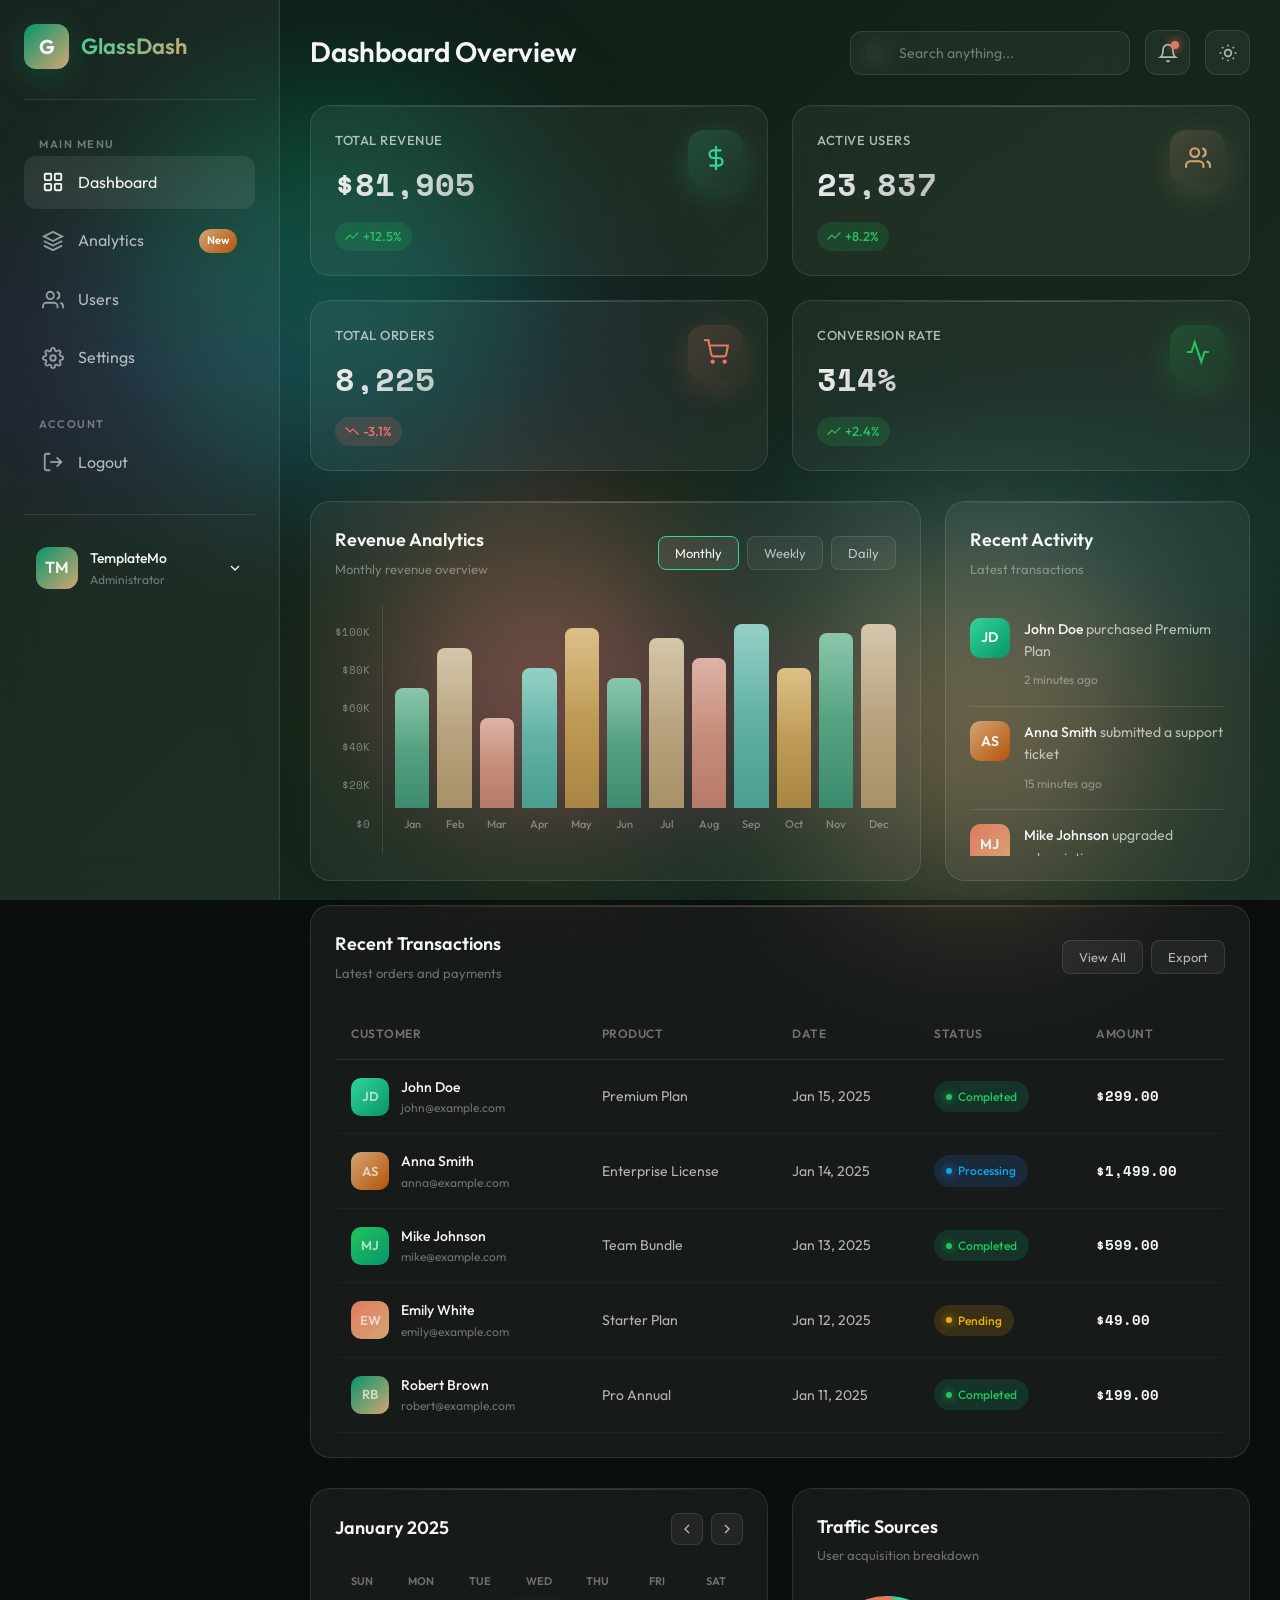
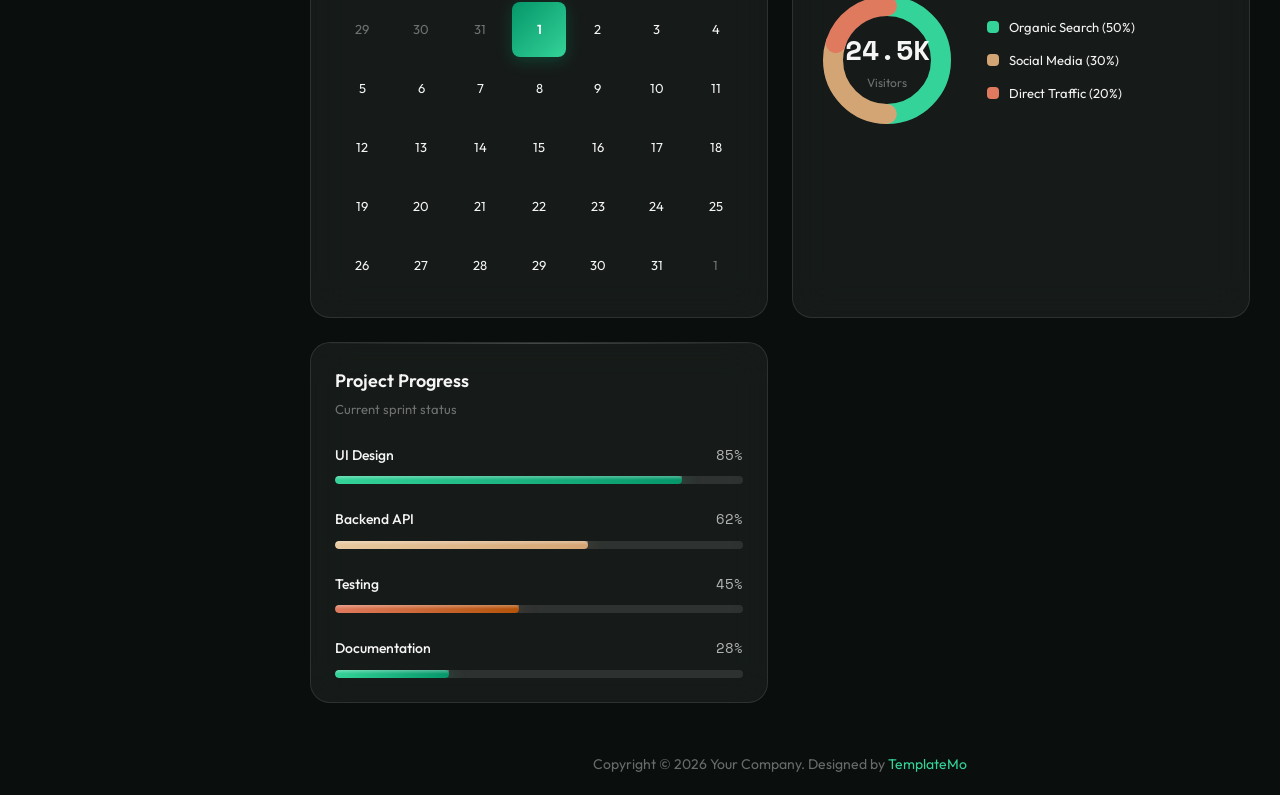
<file: admin/index.html>
<!DOCTYPE html>
<html lang="en">
<head>
    <meta charset="UTF-8">
    <meta name="viewport" content="width=device-width, initial-scale=1.0">
    <title>GlassAdmin Dashboard - 3D Glassmorphism Dashboard</title>
    <meta name="description" content="3D Glassmorphism Dashboard Template by TemplateMo">
    <link rel="preconnect" href="https://fonts.googleapis.com">
    <link rel="preconnect" href="https://fonts.gstatic.com" crossorigin>
    <link href="https://fonts.googleapis.com/css2?family=Outfit:wght@300;400;500;600;700&family=Space+Mono:wght@400;700&display=swap" rel="stylesheet">
    <link rel="stylesheet" href="templatemo-glass-admin-style.css">
    <!--

TemplateMo 607 Glass Admin

https://templatemo.com/tm-607-glass-admin

-->
</head>
<body>
    <!-- Animated Background -->
    <div class="background"></div>
    <div class="orb orb-1"></div>
    <div class="orb orb-2"></div>
    <div class="orb orb-3"></div>

    <div class="dashboard">
        <!-- Sidebar -->
        <aside class="sidebar" id="sidebar">
            <div class="sidebar-header">
                <div class="logo">G</div>
                <span class="logo-text">GlassDash</span>
            </div>

            <ul class="nav-menu">
                <li class="nav-section">
                    <span class="nav-section-title">Main Menu</span>
                    <ul>
                        <li class="nav-item">
                            <a href="index.html" class="nav-link active">
                                <svg class="nav-icon" viewBox="0 0 24 24" fill="none" stroke="currentColor" stroke-width="2">
                                    <rect x="3" y="3" width="7" height="7" rx="1"/>
                                    <rect x="14" y="3" width="7" height="7" rx="1"/>
                                    <rect x="3" y="14" width="7" height="7" rx="1"/>
                                    <rect x="14" y="14" width="7" height="7" rx="1"/>
                                </svg>
                                Dashboard
                            </a>
                        </li>
                        <li class="nav-item">
                            <a href="analytics.html" class="nav-link">
                                <svg class="nav-icon" viewBox="0 0 24 24" fill="none" stroke="currentColor" stroke-width="2">
                                    <path d="M12 2L2 7l10 5 10-5-10-5z"/>
                                    <path d="M2 17l10 5 10-5"/>
                                    <path d="M2 12l10 5 10-5"/>
                                </svg>
                                Analytics
                                <span class="nav-badge">New</span>
                            </a>
                        </li>
                        <li class="nav-item">
                            <a href="users.html" class="nav-link">
                                <svg class="nav-icon" viewBox="0 0 24 24" fill="none" stroke="currentColor" stroke-width="2">
                                    <path d="M17 21v-2a4 4 0 0 0-4-4H5a4 4 0 0 0-4 4v2"/>
                                    <circle cx="9" cy="7" r="4"/>
                                    <path d="M23 21v-2a4 4 0 0 0-3-3.87"/>
                                    <path d="M16 3.13a4 4 0 0 1 0 7.75"/>
                                </svg>
                                Users
                            </a>
                        </li>
                        <li class="nav-item">
                            <a href="settings.html" class="nav-link">
                                <svg class="nav-icon" viewBox="0 0 24 24" fill="none" stroke="currentColor" stroke-width="2">
                                    <circle cx="12" cy="12" r="3"/>
                                    <path d="M19.4 15a1.65 1.65 0 0 0 .33 1.82l.06.06a2 2 0 0 1 0 2.83 2 2 0 0 1-2.83 0l-.06-.06a1.65 1.65 0 0 0-1.82-.33 1.65 1.65 0 0 0-1 1.51V21a2 2 0 0 1-2 2 2 2 0 0 1-2-2v-.09A1.65 1.65 0 0 0 9 19.4a1.65 1.65 0 0 0-1.82.33l-.06.06a2 2 0 0 1-2.83 0 2 2 0 0 1 0-2.83l.06-.06a1.65 1.65 0 0 0 .33-1.82 1.65 1.65 0 0 0-1.51-1H3a2 2 0 0 1-2-2 2 2 0 0 1 2-2h.09A1.65 1.65 0 0 0 4.6 9a1.65 1.65 0 0 0-.33-1.82l-.06-.06a2 2 0 0 1 0-2.83 2 2 0 0 1 2.83 0l.06.06a1.65 1.65 0 0 0 1.82.33H9a1.65 1.65 0 0 0 1-1.51V3a2 2 0 0 1 2-2 2 2 0 0 1 2 2v.09a1.65 1.65 0 0 0 1 1.51 1.65 1.65 0 0 0 1.82-.33l.06-.06a2 2 0 0 1 2.83 0 2 2 0 0 1 0 2.83l-.06.06a1.65 1.65 0 0 0-.33 1.82V9a1.65 1.65 0 0 0 1.51 1H21a2 2 0 0 1 2 2 2 2 0 0 1-2 2h-.09a1.65 1.65 0 0 0-1.51 1z"/>
                                </svg>
                                Settings
                            </a>
                        </li>
                    </ul>
                </li>

                <li class="nav-section">
                    <span class="nav-section-title">Account</span>
                    <ul>
                        <li class="nav-item">
                            <a href="login.html" class="nav-link">
                                <svg class="nav-icon" viewBox="0 0 24 24" fill="none" stroke="currentColor" stroke-width="2">
                                    <path d="M9 21H5a2 2 0 0 1-2-2V5a2 2 0 0 1 2-2h4"/>
                                    <polyline points="16 17 21 12 16 7"/>
                                    <line x1="21" y1="12" x2="9" y2="12"/>
                                </svg>
                                Logout
                            </a>
                        </li>
                    </ul>
                </li>
            </ul>

            <div class="sidebar-footer">
                <div class="user-profile">
                    <div class="user-avatar">TM</div>
                    <div class="user-info">
                        <div class="user-name">TemplateMo</div>
                        <div class="user-role">Administrator</div>
                    </div>
                    <svg width="16" height="16" viewBox="0 0 24 24" fill="none" stroke="currentColor" stroke-width="2">
                        <polyline points="6 9 12 15 18 9"/>
                    </svg>
                </div>
            </div>
        </aside>

        <!-- Main Content -->
        <main class="main-content">
            <!-- Top Navbar -->
            <nav class="navbar">
                <h1 class="page-title">Dashboard Overview</h1>
                <div class="navbar-right">
                    <div class="search-box">
                        <svg class="search-icon" viewBox="0 0 24 24" fill="none" stroke="currentColor" stroke-width="2">
                            <circle cx="11" cy="11" r="8"/>
                            <line x1="21" y1="21" x2="16.65" y2="16.65"/>
                        </svg>
                        <input type="text" class="search-input" placeholder="Search anything...">
                    </div>
                    <button class="nav-btn">
                        <svg viewBox="0 0 24 24" fill="none" stroke="currentColor" stroke-width="2">
                            <path d="M18 8A6 6 0 0 0 6 8c0 7-3 9-3 9h18s-3-2-3-9"/>
                            <path d="M13.73 21a2 2 0 0 1-3.46 0"/>
                        </svg>
                        <span class="notification-dot"></span>
                    </button>
                    <button class="nav-btn" id="theme-toggle" title="Toggle Light/Dark Mode">
                        <svg class="icon-sun" viewBox="0 0 24 24" fill="none" stroke="currentColor" stroke-width="2">
                            <circle cx="12" cy="12" r="4"/>
                            <path d="M12 2v2"/><path d="M12 20v2"/>
                            <path d="M4.93 4.93l1.41 1.41"/><path d="M17.66 17.66l1.41 1.41"/>
                            <path d="M2 12h2"/><path d="M20 12h2"/>
                            <path d="M6.34 17.66l-1.41 1.41"/><path d="M19.07 4.93l-1.41 1.41"/>
                        </svg>
                        <svg class="icon-moon" viewBox="0 0 24 24" fill="none" stroke="currentColor" stroke-width="2" style="display: none;">
                            <path d="M21 12.79A9 9 0 1 1 11.21 3 7 7 0 0 0 21 12.79z"/>
                        </svg>
                    </button>
                </div>
            </nav>

            <!-- Stats Cards -->
            <section class="stats-grid">
                <div class="glass-card glass-card-3d stat-card">
                    <div class="stat-card-inner">
                        <div class="stat-info">
                            <h3>Total Revenue</h3>
                            <div class="stat-value">$84,254</div>
                            <span class="stat-change positive">
                                <svg width="14" height="14" viewBox="0 0 24 24" fill="none" stroke="currentColor" stroke-width="2"><polyline points="23 6 13.5 15.5 8.5 10.5 1 18"/></svg>
                                +12.5%
                            </span>
                        </div>
                        <div class="stat-icon cyan">
                            <svg viewBox="0 0 24 24" fill="none" stroke="var(--emerald-light)" stroke-width="2">
                                <line x1="12" y1="1" x2="12" y2="23"/><path d="M17 5H9.5a3.5 3.5 0 0 0 0 7h5a3.5 3.5 0 0 1 0 7H6"/>
                            </svg>
                        </div>
                    </div>
                </div>

                <div class="glass-card glass-card-3d stat-card">
                    <div class="stat-card-inner">
                        <div class="stat-info">
                            <h3>Active Users</h3>
                            <div class="stat-value">24,521</div>
                            <span class="stat-change positive">
                                <svg width="14" height="14" viewBox="0 0 24 24" fill="none" stroke="currentColor" stroke-width="2"><polyline points="23 6 13.5 15.5 8.5 10.5 1 18"/></svg>
                                +8.2%
                            </span>
                        </div>
                        <div class="stat-icon magenta">
                            <svg viewBox="0 0 24 24" fill="none" stroke="var(--gold)" stroke-width="2">
                                <path d="M17 21v-2a4 4 0 0 0-4-4H5a4 4 0 0 0-4 4v2"/><circle cx="9" cy="7" r="4"/>
                                <path d="M23 21v-2a4 4 0 0 0-3-3.87"/><path d="M16 3.13a4 4 0 0 1 0 7.75"/>
                            </svg>
                        </div>
                    </div>
                </div>

                <div class="glass-card glass-card-3d stat-card">
                    <div class="stat-card-inner">
                        <div class="stat-info">
                            <h3>Total Orders</h3>
                            <div class="stat-value">8,461</div>
                            <span class="stat-change negative">
                                <svg width="14" height="14" viewBox="0 0 24 24" fill="none" stroke="currentColor" stroke-width="2"><polyline points="23 18 13.5 8.5 8.5 13.5 1 6"/></svg>
                                -3.1%
                            </span>
                        </div>
                        <div class="stat-icon purple">
                            <svg viewBox="0 0 24 24" fill="none" stroke="var(--coral)" stroke-width="2">
                                <circle cx="9" cy="21" r="1"/><circle cx="20" cy="21" r="1"/>
                                <path d="M1 1h4l2.68 13.39a2 2 0 0 0 2 1.61h9.72a2 2 0 0 0 2-1.61L23 6H6"/>
                            </svg>
                        </div>
                    </div>
                </div>

                <div class="glass-card glass-card-3d stat-card">
                    <div class="stat-card-inner">
                        <div class="stat-info">
                            <h3>Conversion Rate</h3>
                            <div class="stat-value">3.24%</div>
                            <span class="stat-change positive">
                                <svg width="14" height="14" viewBox="0 0 24 24" fill="none" stroke="currentColor" stroke-width="2"><polyline points="23 6 13.5 15.5 8.5 10.5 1 18"/></svg>
                                +2.4%
                            </span>
                        </div>
                        <div class="stat-icon success">
                            <svg viewBox="0 0 24 24" fill="none" stroke="var(--success)" stroke-width="2">
                                <polyline points="22 12 18 12 15 21 9 3 6 12 2 12"/>
                            </svg>
                        </div>
                    </div>
                </div>
            </section>

            <!-- Content Grid -->
            <section class="content-grid">
                <!-- Chart Card -->
                <div class="glass-card chart-card">
                    <div class="card-header">
                        <div>
                            <h2 class="card-title">Revenue Analytics</h2>
                            <p class="card-subtitle">Monthly revenue overview</p>
                        </div>
                        <div class="card-actions">
                            <button class="card-btn active">Monthly</button>
                            <button class="card-btn">Weekly</button>
                            <button class="card-btn">Daily</button>
                        </div>
                    </div>
                    <div class="chart-wrapper">
                        <div class="chart-container">
                            <div class="chart-y-axis">
                                <span class="y-value">$100K</span>
                                <span class="y-value">$80K</span>
                                <span class="y-value">$60K</span>
                                <span class="y-value">$40K</span>
                                <span class="y-value">$20K</span>
                                <span class="y-value">$0</span>
                            </div>
                            <div class="chart-placeholder">
                                <div class="chart-bar-group"><div class="chart-bar bar-emerald" style="height: 120px;"></div><span class="chart-label">Jan</span></div>
                                <div class="chart-bar-group"><div class="chart-bar bar-gold" style="height: 160px;"></div><span class="chart-label">Feb</span></div>
                                <div class="chart-bar-group"><div class="chart-bar bar-coral" style="height: 90px;"></div><span class="chart-label">Mar</span></div>
                                <div class="chart-bar-group"><div class="chart-bar bar-teal" style="height: 140px;"></div><span class="chart-label">Apr</span></div>
                                <div class="chart-bar-group"><div class="chart-bar bar-amber" style="height: 180px;"></div><span class="chart-label">May</span></div>
                                <div class="chart-bar-group"><div class="chart-bar bar-emerald" style="height: 130px;"></div><span class="chart-label">Jun</span></div>
                                <div class="chart-bar-group"><div class="chart-bar bar-gold" style="height: 170px;"></div><span class="chart-label">Jul</span></div>
                                <div class="chart-bar-group"><div class="chart-bar bar-coral" style="height: 150px;"></div><span class="chart-label">Aug</span></div>
                                <div class="chart-bar-group"><div class="chart-bar bar-teal" style="height: 190px;"></div><span class="chart-label">Sep</span></div>
                                <div class="chart-bar-group"><div class="chart-bar bar-amber" style="height: 140px;"></div><span class="chart-label">Oct</span></div>
                                <div class="chart-bar-group"><div class="chart-bar bar-emerald" style="height: 175px;"></div><span class="chart-label">Nov</span></div>
                                <div class="chart-bar-group"><div class="chart-bar bar-gold" style="height: 200px;"></div><span class="chart-label">Dec</span></div>
                            </div>
                        </div>
                    </div>
                </div>

                <!-- Activity Feed -->
                <div class="glass-card activity-card">
                    <div class="card-header">
                        <div>
                            <h2 class="card-title">Recent Activity</h2>
                            <p class="card-subtitle">Latest transactions</p>
                        </div>
                    </div>
                    <div class="activity-list">
                        <div class="activity-item">
                            <div class="activity-avatar" style="background: linear-gradient(135deg, var(--emerald-light), var(--emerald));">JD</div>
                            <div class="activity-content">
                                <p class="activity-text"><strong>John Doe</strong> purchased Premium Plan</p>
                                <span class="activity-time">2 minutes ago</span>
                            </div>
                        </div>
                        <div class="activity-item">
                            <div class="activity-avatar" style="background: linear-gradient(135deg, var(--gold), var(--amber));">AS</div>
                            <div class="activity-content">
                                <p class="activity-text"><strong>Anna Smith</strong> submitted a support ticket</p>
                                <span class="activity-time">15 minutes ago</span>
                            </div>
                        </div>
                        <div class="activity-item">
                            <div class="activity-avatar" style="background: linear-gradient(135deg, var(--coral), var(--gold));">MJ</div>
                            <div class="activity-content">
                                <p class="activity-text"><strong>Mike Johnson</strong> upgraded subscription</p>
                                <span class="activity-time">1 hour ago</span>
                            </div>
                        </div>
                        <div class="activity-item">
                            <div class="activity-avatar" style="background: linear-gradient(135deg, var(--success), var(--emerald));">EW</div>
                            <div class="activity-content">
                                <p class="activity-text"><strong>Emily White</strong> completed onboarding</p>
                                <span class="activity-time">2 hours ago</span>
                            </div>
                        </div>
                        <div class="activity-item">
                            <div class="activity-avatar" style="background: linear-gradient(135deg, var(--warning), var(--gold));">RB</div>
                            <div class="activity-content">
                                <p class="activity-text"><strong>Robert Brown</strong> requested refund</p>
                                <span class="activity-time">3 hours ago</span>
                            </div>
                        </div>
                    </div>
                </div>

                <!-- Data Table -->
                <div class="glass-card table-card">
                    <div class="card-header">
                        <div>
                            <h2 class="card-title">Recent Transactions</h2>
                            <p class="card-subtitle">Latest orders and payments</p>
                        </div>
                        <div class="card-actions">
                            <button class="card-btn">View All</button>
                            <button class="card-btn">Export</button>
                        </div>
                    </div>
                    <div class="table-wrapper">
                        <table class="data-table">
                            <thead>
                                <tr>
                                    <th>Customer</th>
                                    <th>Product</th>
                                    <th>Date</th>
                                    <th>Status</th>
                                    <th>Amount</th>
                                </tr>
                            </thead>
                            <tbody>
                                <tr>
                                    <td><div class="table-user"><div class="table-avatar" style="background: linear-gradient(135deg, var(--emerald-light), var(--emerald));">JD</div><div class="table-user-info"><span class="table-user-name">John Doe</span><span class="table-user-email">john@example.com</span></div></div></td>
                                    <td>Premium Plan</td>
                                    <td>Jan 15, 2025</td>
                                    <td><span class="status-badge completed">Completed</span></td>
                                    <td><span class="table-amount">$299.00</span></td>
                                </tr>
                                <tr>
                                    <td><div class="table-user"><div class="table-avatar" style="background: linear-gradient(135deg, var(--gold), var(--amber));">AS</div><div class="table-user-info"><span class="table-user-name">Anna Smith</span><span class="table-user-email">anna@example.com</span></div></div></td>
                                    <td>Enterprise License</td>
                                    <td>Jan 14, 2025</td>
                                    <td><span class="status-badge processing">Processing</span></td>
                                    <td><span class="table-amount">$1,499.00</span></td>
                                </tr>
                                <tr>
                                    <td><div class="table-user"><div class="table-avatar" style="background: linear-gradient(135deg, var(--success), var(--emerald));">MJ</div><div class="table-user-info"><span class="table-user-name">Mike Johnson</span><span class="table-user-email">mike@example.com</span></div></div></td>
                                    <td>Team Bundle</td>
                                    <td>Jan 13, 2025</td>
                                    <td><span class="status-badge completed">Completed</span></td>
                                    <td><span class="table-amount">$599.00</span></td>
                                </tr>
                                <tr>
                                    <td><div class="table-user"><div class="table-avatar" style="background: linear-gradient(135deg, var(--coral), var(--gold));">EW</div><div class="table-user-info"><span class="table-user-name">Emily White</span><span class="table-user-email">emily@example.com</span></div></div></td>
                                    <td>Starter Plan</td>
                                    <td>Jan 12, 2025</td>
                                    <td><span class="status-badge pending">Pending</span></td>
                                    <td><span class="table-amount">$49.00</span></td>
                                </tr>
                                <tr>
                                    <td><div class="table-user"><div class="table-avatar" style="background: linear-gradient(135deg, var(--emerald), var(--gold));">RB</div><div class="table-user-info"><span class="table-user-name">Robert Brown</span><span class="table-user-email">robert@example.com</span></div></div></td>
                                    <td>Pro Annual</td>
                                    <td>Jan 11, 2025</td>
                                    <td><span class="status-badge completed">Completed</span></td>
                                    <td><span class="table-amount">$199.00</span></td>
                                </tr>
                            </tbody>
                        </table>
                    </div>
                </div>
            </section>

            <!-- Bottom Grid -->
            <section class="bottom-grid">
                <!-- Calendar Widget -->
                <div class="glass-card">
                    <div class="calendar-header">
                        <h2 class="card-title">January 2025</h2>
                        <div class="calendar-nav">
                            <button class="calendar-nav-btn"><svg viewBox="0 0 24 24" fill="none" stroke="currentColor" stroke-width="2"><polyline points="15 18 9 12 15 6"/></svg></button>
                            <button class="calendar-nav-btn"><svg viewBox="0 0 24 24" fill="none" stroke="currentColor" stroke-width="2"><polyline points="9 18 15 12 9 6"/></svg></button>
                        </div>
                    </div>
                    <div class="calendar-grid">
                        <span class="calendar-day-name">Sun</span><span class="calendar-day-name">Mon</span><span class="calendar-day-name">Tue</span><span class="calendar-day-name">Wed</span><span class="calendar-day-name">Thu</span><span class="calendar-day-name">Fri</span><span class="calendar-day-name">Sat</span>
                        <span class="calendar-day other-month">29</span><span class="calendar-day other-month">30</span><span class="calendar-day other-month">31</span><span class="calendar-day today">1</span><span class="calendar-day">2</span><span class="calendar-day">3</span><span class="calendar-day">4</span>
                        <span class="calendar-day">5</span><span class="calendar-day">6</span><span class="calendar-day">7</span><span class="calendar-day">8</span><span class="calendar-day">9</span><span class="calendar-day">10</span><span class="calendar-day">11</span>
                        <span class="calendar-day">12</span><span class="calendar-day">13</span><span class="calendar-day">14</span><span class="calendar-day">15</span><span class="calendar-day">16</span><span class="calendar-day">17</span><span class="calendar-day">18</span>
                        <span class="calendar-day">19</span><span class="calendar-day">20</span><span class="calendar-day">21</span><span class="calendar-day">22</span><span class="calendar-day">23</span><span class="calendar-day">24</span><span class="calendar-day">25</span>
                        <span class="calendar-day">26</span><span class="calendar-day">27</span><span class="calendar-day">28</span><span class="calendar-day">29</span><span class="calendar-day">30</span><span class="calendar-day">31</span><span class="calendar-day other-month">1</span>
                    </div>
                </div>

                <!-- Donut Chart -->
                <div class="glass-card">
                    <div class="card-header">
                        <div>
                            <h2 class="card-title">Traffic Sources</h2>
                            <p class="card-subtitle">User acquisition breakdown</p>
                        </div>
                    </div>
                    <div class="donut-container">
                        <div class="donut-chart">
                            <svg width="140" height="140" viewBox="0 0 140 140">
                                <circle class="donut-bg" cx="70" cy="70" r="54"/>
                                <circle class="donut-segment" cx="70" cy="70" r="54" stroke="var(--emerald-light)" stroke-dasharray="169.6 339.3" stroke-dashoffset="0"/>
                                <circle class="donut-segment" cx="70" cy="70" r="54" stroke="var(--gold)" stroke-dasharray="101.8 339.3" stroke-dashoffset="-169.6"/>
                                <circle class="donut-segment" cx="70" cy="70" r="54" stroke="var(--coral)" stroke-dasharray="67.9 339.3" stroke-dashoffset="-271.4"/>
                            </svg>
                            <div class="donut-center">
                                <div class="donut-value">24.5K</div>
                                <div class="donut-label">Visitors</div>
                            </div>
                        </div>
                        <div class="donut-legend">
                            <div class="legend-item"><span class="legend-color cyan"></span><span>Organic Search (50%)</span></div>
                            <div class="legend-item"><span class="legend-color magenta"></span><span>Social Media (30%)</span></div>
                            <div class="legend-item"><span class="legend-color purple"></span><span>Direct Traffic (20%)</span></div>
                        </div>
                    </div>
                </div>

                <!-- Progress Card -->
                <div class="glass-card progress-card">
                    <div class="card-header">
                        <div>
                            <h2 class="card-title">Project Progress</h2>
                            <p class="card-subtitle">Current sprint status</p>
                        </div>
                    </div>
                    <div class="progress-item">
                        <div class="progress-header"><span class="progress-label">UI Design</span><span class="progress-value">85%</span></div>
                        <div class="progress-bar"><div class="progress-fill cyan" style="width: 85%;"></div></div>
                    </div>
                    <div class="progress-item">
                        <div class="progress-header"><span class="progress-label">Backend API</span><span class="progress-value">62%</span></div>
                        <div class="progress-bar"><div class="progress-fill magenta" style="width: 62%;"></div></div>
                    </div>
                    <div class="progress-item">
                        <div class="progress-header"><span class="progress-label">Testing</span><span class="progress-value">45%</span></div>
                        <div class="progress-bar"><div class="progress-fill purple" style="width: 45%;"></div></div>
                    </div>
                    <div class="progress-item">
                        <div class="progress-header"><span class="progress-label">Documentation</span><span class="progress-value">28%</span></div>
                        <div class="progress-bar"><div class="progress-fill cyan" style="width: 28%;"></div></div>
                    </div>
                </div>
            </section>
        </main>
    </div>

    <!-- Mobile Menu Toggle -->
    <button class="mobile-menu-toggle">
        <svg viewBox="0 0 24 24" fill="none" stroke="currentColor" stroke-width="2">
            <line x1="3" y1="12" x2="21" y2="12"/><line x1="3" y1="6" x2="21" y2="6"/><line x1="3" y1="18" x2="21" y2="18"/>
        </svg>
    </button>

    <!-- Footer -->
    <footer class="site-footer">
        <p>Copyright © 2026 Your Company. Designed by <a href="https://templatemo.com" target="_blank" rel="nofollow">TemplateMo</a></p>
    </footer>

    <script src="templatemo-glass-admin-script.js"></script>
    <!-- TemplateMo 607 Glass Admin -->
</body>
</html>
</file>
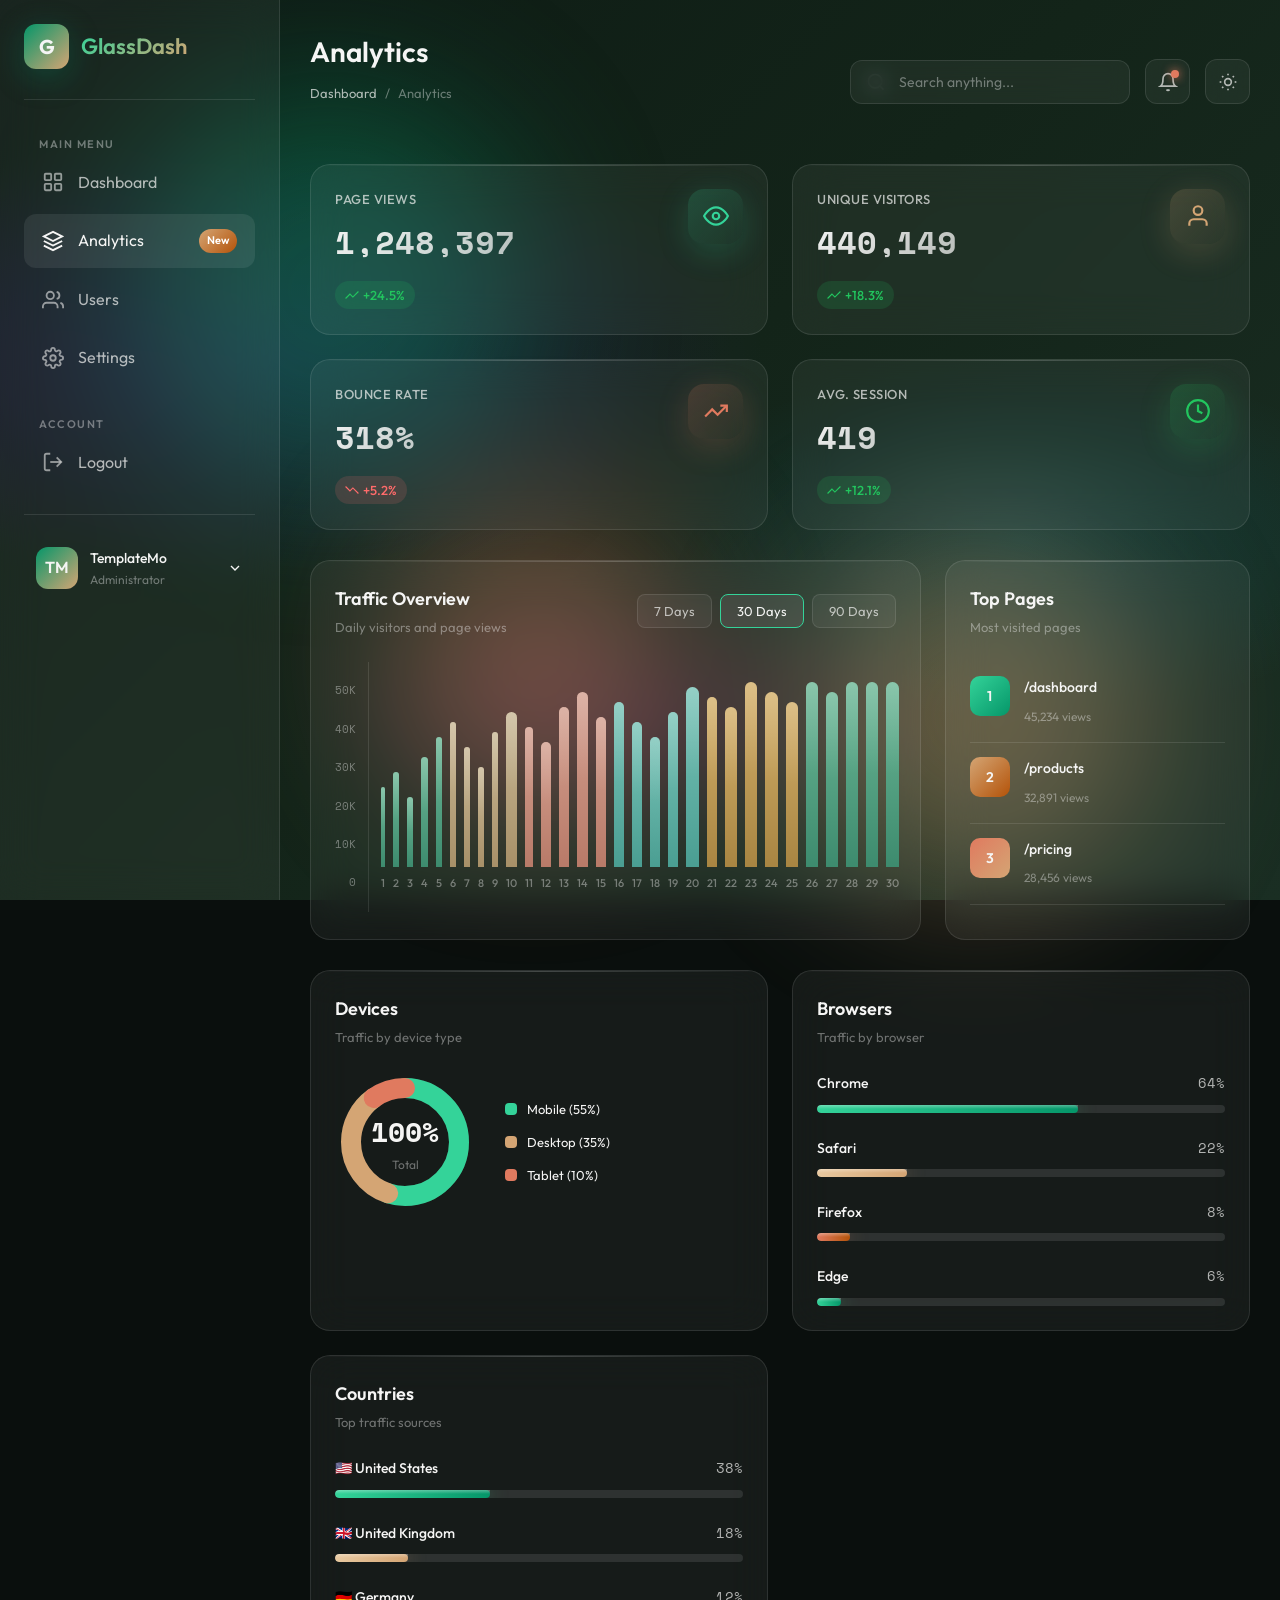
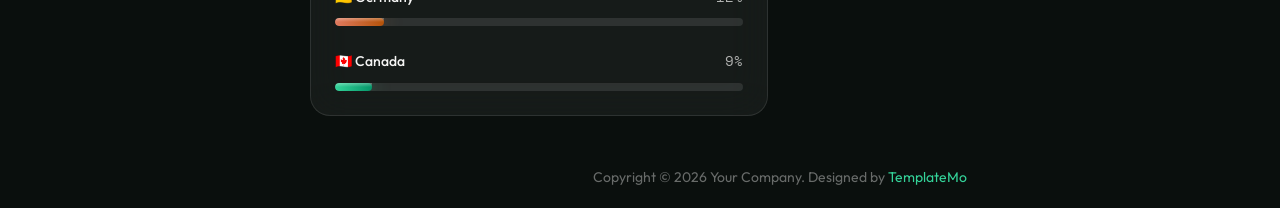
<file: admin/analytics.html>
<!DOCTYPE html>
<html lang="en">
<head>
    <meta charset="UTF-8">
    <meta name="viewport" content="width=device-width, initial-scale=1.0">
    <title>Analytics - 3D Glassmorphism Dashboard</title>
    <meta name="description" content="3D Glassmorphism Dashboard Template by TemplateMo">
    <link rel="preconnect" href="https://fonts.googleapis.com">
    <link rel="preconnect" href="https://fonts.gstatic.com" crossorigin>
    <link href="https://fonts.googleapis.com/css2?family=Outfit:wght@300;400;500;600;700&family=Space+Mono:wght@400;700&display=swap" rel="stylesheet">
    <link rel="stylesheet" href="templatemo-glass-admin-style.css">
    <!--

TemplateMo 607 Glass Admin

https://templatemo.com/tm-607-glass-admin

-->
</head>
<body>
    <!-- Animated Background -->
    <div class="background"></div>
    <div class="orb orb-1"></div>
    <div class="orb orb-2"></div>
    <div class="orb orb-3"></div>

    <div class="dashboard">
        <!-- Sidebar -->
        <aside class="sidebar" id="sidebar">
            <div class="sidebar-header">
                <div class="logo">G</div>
                <span class="logo-text">GlassDash</span>
            </div>

            <ul class="nav-menu">
                <li class="nav-section">
                    <span class="nav-section-title">Main Menu</span>
                    <ul>
                        <li class="nav-item">
                            <a href="index.html" class="nav-link">
                                <svg class="nav-icon" viewBox="0 0 24 24" fill="none" stroke="currentColor" stroke-width="2">
                                    <rect x="3" y="3" width="7" height="7" rx="1"/><rect x="14" y="3" width="7" height="7" rx="1"/>
                                    <rect x="3" y="14" width="7" height="7" rx="1"/><rect x="14" y="14" width="7" height="7" rx="1"/>
                                </svg>
                                Dashboard
                            </a>
                        </li>
                        <li class="nav-item">
                            <a href="analytics.html" class="nav-link active">
                                <svg class="nav-icon" viewBox="0 0 24 24" fill="none" stroke="currentColor" stroke-width="2">
                                    <path d="M12 2L2 7l10 5 10-5-10-5z"/><path d="M2 17l10 5 10-5"/><path d="M2 12l10 5 10-5"/>
                                </svg>
                                Analytics
                                <span class="nav-badge">New</span>
                            </a>
                        </li>
                        <li class="nav-item">
                            <a href="users.html" class="nav-link">
                                <svg class="nav-icon" viewBox="0 0 24 24" fill="none" stroke="currentColor" stroke-width="2">
                                    <path d="M17 21v-2a4 4 0 0 0-4-4H5a4 4 0 0 0-4 4v2"/><circle cx="9" cy="7" r="4"/>
                                    <path d="M23 21v-2a4 4 0 0 0-3-3.87"/><path d="M16 3.13a4 4 0 0 1 0 7.75"/>
                                </svg>
                                Users
                            </a>
                        </li>
                        <li class="nav-item">
                            <a href="settings.html" class="nav-link">
                                <svg class="nav-icon" viewBox="0 0 24 24" fill="none" stroke="currentColor" stroke-width="2">
                                    <circle cx="12" cy="12" r="3"/>
                                    <path d="M19.4 15a1.65 1.65 0 0 0 .33 1.82l.06.06a2 2 0 0 1 0 2.83 2 2 0 0 1-2.83 0l-.06-.06a1.65 1.65 0 0 0-1.82-.33 1.65 1.65 0 0 0-1 1.51V21a2 2 0 0 1-2 2 2 2 0 0 1-2-2v-.09A1.65 1.65 0 0 0 9 19.4a1.65 1.65 0 0 0-1.82.33l-.06.06a2 2 0 0 1-2.83 0 2 2 0 0 1 0-2.83l.06-.06a1.65 1.65 0 0 0 .33-1.82 1.65 1.65 0 0 0-1.51-1H3a2 2 0 0 1-2-2 2 2 0 0 1 2-2h.09A1.65 1.65 0 0 0 4.6 9a1.65 1.65 0 0 0-.33-1.82l-.06-.06a2 2 0 0 1 0-2.83 2 2 0 0 1 2.83 0l.06.06a1.65 1.65 0 0 0 1.82.33H9a1.65 1.65 0 0 0 1-1.51V3a2 2 0 0 1 2-2 2 2 0 0 1 2 2v.09a1.65 1.65 0 0 0 1 1.51 1.65 1.65 0 0 0 1.82-.33l.06-.06a2 2 0 0 1 2.83 0 2 2 0 0 1 0 2.83l-.06.06a1.65 1.65 0 0 0-.33 1.82V9a1.65 1.65 0 0 0 1.51 1H21a2 2 0 0 1 2 2 2 2 0 0 1-2 2h-.09a1.65 1.65 0 0 0-1.51 1z"/>
                                </svg>
                                Settings
                            </a>
                        </li>
                    </ul>
                </li>

                <li class="nav-section">
                    <span class="nav-section-title">Account</span>
                    <ul>
                        <li class="nav-item">
                            <a href="login.html" class="nav-link">
                                <svg class="nav-icon" viewBox="0 0 24 24" fill="none" stroke="currentColor" stroke-width="2">
                                    <path d="M9 21H5a2 2 0 0 1-2-2V5a2 2 0 0 1 2-2h4"/>
                                    <polyline points="16 17 21 12 16 7"/><line x1="21" y1="12" x2="9" y2="12"/>
                                </svg>
                                Logout
                            </a>
                        </li>
                    </ul>
                </li>
            </ul>

            <div class="sidebar-footer">
                <div class="user-profile">
                    <div class="user-avatar">TM</div>
                    <div class="user-info">
                        <div class="user-name">TemplateMo</div>
                        <div class="user-role">Administrator</div>
                    </div>
                    <svg width="16" height="16" viewBox="0 0 24 24" fill="none" stroke="currentColor" stroke-width="2">
                        <polyline points="6 9 12 15 18 9"/>
                    </svg>
                </div>
            </div>
        </aside>

        <!-- Main Content -->
        <main class="main-content">
            <!-- Top Navbar -->
            <nav class="navbar">
                <div class="page-header">
                    <h1 class="page-title">Analytics</h1>
                    <div class="page-breadcrumb">
                        <a href="index.html">Dashboard</a>
                        <span>/</span>
                        <span>Analytics</span>
                    </div>
                </div>
                <div class="navbar-right">
                    <div class="search-box">
                        <svg class="search-icon" viewBox="0 0 24 24" fill="none" stroke="currentColor" stroke-width="2">
                            <circle cx="11" cy="11" r="8"/><line x1="21" y1="21" x2="16.65" y2="16.65"/>
                        </svg>
                        <input type="text" class="search-input" placeholder="Search anything...">
                    </div>
                    <button class="nav-btn">
                        <svg viewBox="0 0 24 24" fill="none" stroke="currentColor" stroke-width="2">
                            <path d="M18 8A6 6 0 0 0 6 8c0 7-3 9-3 9h18s-3-2-3-9"/><path d="M13.73 21a2 2 0 0 1-3.46 0"/>
                        </svg>
                        <span class="notification-dot"></span>
                    </button>
                    <button class="nav-btn" id="theme-toggle" title="Toggle Light/Dark Mode">
                        <svg class="icon-sun" viewBox="0 0 24 24" fill="none" stroke="currentColor" stroke-width="2">
                            <circle cx="12" cy="12" r="4"/><path d="M12 2v2"/><path d="M12 20v2"/>
                            <path d="M4.93 4.93l1.41 1.41"/><path d="M17.66 17.66l1.41 1.41"/>
                            <path d="M2 12h2"/><path d="M20 12h2"/>
                            <path d="M6.34 17.66l-1.41 1.41"/><path d="M19.07 4.93l-1.41 1.41"/>
                        </svg>
                        <svg class="icon-moon" viewBox="0 0 24 24" fill="none" stroke="currentColor" stroke-width="2" style="display: none;">
                            <path d="M21 12.79A9 9 0 1 1 11.21 3 7 7 0 0 0 21 12.79z"/>
                        </svg>
                    </button>
                </div>
            </nav>

            <!-- Stats Cards -->
            <section class="stats-grid">
                <div class="glass-card glass-card-3d stat-card">
                    <div class="stat-card-inner">
                        <div class="stat-info">
                            <h3>Page Views</h3>
                            <div class="stat-value">1,284,521</div>
                            <span class="stat-change positive">
                                <svg width="14" height="14" viewBox="0 0 24 24" fill="none" stroke="currentColor" stroke-width="2"><polyline points="23 6 13.5 15.5 8.5 10.5 1 18"/></svg>
                                +24.5%
                            </span>
                        </div>
                        <div class="stat-icon cyan">
                            <svg viewBox="0 0 24 24" fill="none" stroke="var(--emerald-light)" stroke-width="2">
                                <path d="M1 12s4-8 11-8 11 8 11 8-4 8-11 8-11-8-11-8z"/><circle cx="12" cy="12" r="3"/>
                            </svg>
                        </div>
                    </div>
                </div>

                <div class="glass-card glass-card-3d stat-card">
                    <div class="stat-card-inner">
                        <div class="stat-info">
                            <h3>Unique Visitors</h3>
                            <div class="stat-value">452,892</div>
                            <span class="stat-change positive">
                                <svg width="14" height="14" viewBox="0 0 24 24" fill="none" stroke="currentColor" stroke-width="2"><polyline points="23 6 13.5 15.5 8.5 10.5 1 18"/></svg>
                                +18.3%
                            </span>
                        </div>
                        <div class="stat-icon magenta">
                            <svg viewBox="0 0 24 24" fill="none" stroke="var(--gold)" stroke-width="2">
                                <path d="M20 21v-2a4 4 0 0 0-4-4H8a4 4 0 0 0-4 4v2"/><circle cx="12" cy="7" r="4"/>
                            </svg>
                        </div>
                    </div>
                </div>

                <div class="glass-card glass-card-3d stat-card">
                    <div class="stat-card-inner">
                        <div class="stat-info">
                            <h3>Bounce Rate</h3>
                            <div class="stat-value">32.8%</div>
                            <span class="stat-change negative">
                                <svg width="14" height="14" viewBox="0 0 24 24" fill="none" stroke="currentColor" stroke-width="2"><polyline points="23 18 13.5 8.5 8.5 13.5 1 6"/></svg>
                                +5.2%
                            </span>
                        </div>
                        <div class="stat-icon purple">
                            <svg viewBox="0 0 24 24" fill="none" stroke="var(--coral)" stroke-width="2">
                                <polyline points="22 7 13.5 15.5 8.5 10.5 2 17"/><polyline points="16 7 22 7 22 13"/>
                            </svg>
                        </div>
                    </div>
                </div>

                <div class="glass-card glass-card-3d stat-card">
                    <div class="stat-card-inner">
                        <div class="stat-info">
                            <h3>Avg. Session</h3>
                            <div class="stat-value">4:32</div>
                            <span class="stat-change positive">
                                <svg width="14" height="14" viewBox="0 0 24 24" fill="none" stroke="currentColor" stroke-width="2"><polyline points="23 6 13.5 15.5 8.5 10.5 1 18"/></svg>
                                +12.1%
                            </span>
                        </div>
                        <div class="stat-icon success">
                            <svg viewBox="0 0 24 24" fill="none" stroke="var(--success)" stroke-width="2">
                                <circle cx="12" cy="12" r="10"/><polyline points="12 6 12 12 16 14"/>
                            </svg>
                        </div>
                    </div>
                </div>
            </section>

            <!-- Content Grid -->
            <section class="content-grid">
                <!-- Main Chart -->
                <div class="glass-card chart-card">
                    <div class="card-header">
                        <div>
                            <h2 class="card-title">Traffic Overview</h2>
                            <p class="card-subtitle">Daily visitors and page views</p>
                        </div>
                        <div class="card-actions">
                            <button class="card-btn">7 Days</button>
                            <button class="card-btn active">30 Days</button>
                            <button class="card-btn">90 Days</button>
                        </div>
                    </div>
                    <div class="chart-wrapper">
                        <div class="chart-container">
                            <div class="chart-y-axis">
                                <span class="y-value">50K</span>
                                <span class="y-value">40K</span>
                                <span class="y-value">30K</span>
                                <span class="y-value">20K</span>
                                <span class="y-value">10K</span>
                                <span class="y-value">0</span>
                            </div>
                            <div class="chart-placeholder">
                                <div class="chart-bar-group"><div class="chart-bar bar-emerald" style="height: 80px;"></div><span class="chart-label">1</span></div>
                                <div class="chart-bar-group"><div class="chart-bar bar-emerald" style="height: 95px;"></div><span class="chart-label">2</span></div>
                                <div class="chart-bar-group"><div class="chart-bar bar-emerald" style="height: 70px;"></div><span class="chart-label">3</span></div>
                                <div class="chart-bar-group"><div class="chart-bar bar-emerald" style="height: 110px;"></div><span class="chart-label">4</span></div>
                                <div class="chart-bar-group"><div class="chart-bar bar-emerald" style="height: 130px;"></div><span class="chart-label">5</span></div>
                                <div class="chart-bar-group"><div class="chart-bar bar-gold" style="height: 145px;"></div><span class="chart-label">6</span></div>
                                <div class="chart-bar-group"><div class="chart-bar bar-gold" style="height: 120px;"></div><span class="chart-label">7</span></div>
                                <div class="chart-bar-group"><div class="chart-bar bar-gold" style="height: 100px;"></div><span class="chart-label">8</span></div>
                                <div class="chart-bar-group"><div class="chart-bar bar-gold" style="height: 135px;"></div><span class="chart-label">9</span></div>
                                <div class="chart-bar-group"><div class="chart-bar bar-gold" style="height: 155px;"></div><span class="chart-label">10</span></div>
                                <div class="chart-bar-group"><div class="chart-bar bar-coral" style="height: 140px;"></div><span class="chart-label">11</span></div>
                                <div class="chart-bar-group"><div class="chart-bar bar-coral" style="height: 125px;"></div><span class="chart-label">12</span></div>
                                <div class="chart-bar-group"><div class="chart-bar bar-coral" style="height: 160px;"></div><span class="chart-label">13</span></div>
                                <div class="chart-bar-group"><div class="chart-bar bar-coral" style="height: 175px;"></div><span class="chart-label">14</span></div>
                                <div class="chart-bar-group"><div class="chart-bar bar-coral" style="height: 150px;"></div><span class="chart-label">15</span></div>
                                <div class="chart-bar-group"><div class="chart-bar bar-teal" style="height: 165px;"></div><span class="chart-label">16</span></div>
                                <div class="chart-bar-group"><div class="chart-bar bar-teal" style="height: 145px;"></div><span class="chart-label">17</span></div>
                                <div class="chart-bar-group"><div class="chart-bar bar-teal" style="height: 130px;"></div><span class="chart-label">18</span></div>
                                <div class="chart-bar-group"><div class="chart-bar bar-teal" style="height: 155px;"></div><span class="chart-label">19</span></div>
                                <div class="chart-bar-group"><div class="chart-bar bar-teal" style="height: 180px;"></div><span class="chart-label">20</span></div>
                                <div class="chart-bar-group"><div class="chart-bar bar-amber" style="height: 170px;"></div><span class="chart-label">21</span></div>
                                <div class="chart-bar-group"><div class="chart-bar bar-amber" style="height: 160px;"></div><span class="chart-label">22</span></div>
                                <div class="chart-bar-group"><div class="chart-bar bar-amber" style="height: 185px;"></div><span class="chart-label">23</span></div>
                                <div class="chart-bar-group"><div class="chart-bar bar-amber" style="height: 175px;"></div><span class="chart-label">24</span></div>
                                <div class="chart-bar-group"><div class="chart-bar bar-amber" style="height: 165px;"></div><span class="chart-label">25</span></div>
                                <div class="chart-bar-group"><div class="chart-bar bar-emerald" style="height: 190px;"></div><span class="chart-label">26</span></div>
                                <div class="chart-bar-group"><div class="chart-bar bar-emerald" style="height: 175px;"></div><span class="chart-label">27</span></div>
                                <div class="chart-bar-group"><div class="chart-bar bar-emerald" style="height: 195px;"></div><span class="chart-label">28</span></div>
                                <div class="chart-bar-group"><div class="chart-bar bar-emerald" style="height: 185px;"></div><span class="chart-label">29</span></div>
                                <div class="chart-bar-group"><div class="chart-bar bar-emerald" style="height: 200px;"></div><span class="chart-label">30</span></div>
                            </div>
                        </div>
                    </div>
                </div>

                <!-- Top Pages -->
                <div class="glass-card activity-card">
                    <div class="card-header">
                        <div>
                            <h2 class="card-title">Top Pages</h2>
                            <p class="card-subtitle">Most visited pages</p>
                        </div>
                    </div>
                    <div class="activity-list">
                        <div class="activity-item">
                            <div class="activity-avatar" style="background: linear-gradient(135deg, var(--emerald-light), var(--emerald));">1</div>
                            <div class="activity-content">
                                <p class="activity-text"><strong>/dashboard</strong></p>
                                <span class="activity-time">45,234 views</span>
                            </div>
                        </div>
                        <div class="activity-item">
                            <div class="activity-avatar" style="background: linear-gradient(135deg, var(--gold), var(--amber));">2</div>
                            <div class="activity-content">
                                <p class="activity-text"><strong>/products</strong></p>
                                <span class="activity-time">32,891 views</span>
                            </div>
                        </div>
                        <div class="activity-item">
                            <div class="activity-avatar" style="background: linear-gradient(135deg, var(--coral), var(--gold));">3</div>
                            <div class="activity-content">
                                <p class="activity-text"><strong>/pricing</strong></p>
                                <span class="activity-time">28,456 views</span>
                            </div>
                        </div>
                        <div class="activity-item">
                            <div class="activity-avatar" style="background: linear-gradient(135deg, var(--success), var(--emerald));">4</div>
                            <div class="activity-content">
                                <p class="activity-text"><strong>/about</strong></p>
                                <span class="activity-time">19,234 views</span>
                            </div>
                        </div>
                        <div class="activity-item">
                            <div class="activity-avatar" style="background: linear-gradient(135deg, var(--warning), var(--gold));">5</div>
                            <div class="activity-content">
                                <p class="activity-text"><strong>/contact</strong></p>
                                <span class="activity-time">12,567 views</span>
                            </div>
                        </div>
                    </div>
                </div>
            </section>

            <!-- Bottom Grid -->
            <section class="bottom-grid">
                <!-- Device Breakdown -->
                <div class="glass-card">
                    <div class="card-header">
                        <div>
                            <h2 class="card-title">Devices</h2>
                            <p class="card-subtitle">Traffic by device type</p>
                        </div>
                    </div>
                    <div class="donut-container">
                        <div class="donut-chart">
                            <svg width="140" height="140" viewBox="0 0 140 140">
                                <circle class="donut-bg" cx="70" cy="70" r="54"/>
                                <circle class="donut-segment" cx="70" cy="70" r="54" stroke="var(--emerald-light)" stroke-dasharray="186.6 339.3" stroke-dashoffset="0"/>
                                <circle class="donut-segment" cx="70" cy="70" r="54" stroke="var(--gold)" stroke-dasharray="118.8 339.3" stroke-dashoffset="-186.6"/>
                                <circle class="donut-segment" cx="70" cy="70" r="54" stroke="var(--coral)" stroke-dasharray="33.9 339.3" stroke-dashoffset="-305.4"/>
                            </svg>
                            <div class="donut-center">
                                <div class="donut-value">100%</div>
                                <div class="donut-label">Total</div>
                            </div>
                        </div>
                        <div class="donut-legend">
                            <div class="legend-item"><span class="legend-color cyan"></span><span>Mobile (55%)</span></div>
                            <div class="legend-item"><span class="legend-color magenta"></span><span>Desktop (35%)</span></div>
                            <div class="legend-item"><span class="legend-color purple"></span><span>Tablet (10%)</span></div>
                        </div>
                    </div>
                </div>

                <!-- Browser Stats -->
                <div class="glass-card progress-card">
                    <div class="card-header">
                        <div>
                            <h2 class="card-title">Browsers</h2>
                            <p class="card-subtitle">Traffic by browser</p>
                        </div>
                    </div>
                    <div class="progress-item">
                        <div class="progress-header"><span class="progress-label">Chrome</span><span class="progress-value">64%</span></div>
                        <div class="progress-bar"><div class="progress-fill cyan" style="width: 64%;"></div></div>
                    </div>
                    <div class="progress-item">
                        <div class="progress-header"><span class="progress-label">Safari</span><span class="progress-value">22%</span></div>
                        <div class="progress-bar"><div class="progress-fill magenta" style="width: 22%;"></div></div>
                    </div>
                    <div class="progress-item">
                        <div class="progress-header"><span class="progress-label">Firefox</span><span class="progress-value">8%</span></div>
                        <div class="progress-bar"><div class="progress-fill purple" style="width: 8%;"></div></div>
                    </div>
                    <div class="progress-item">
                        <div class="progress-header"><span class="progress-label">Edge</span><span class="progress-value">6%</span></div>
                        <div class="progress-bar"><div class="progress-fill cyan" style="width: 6%;"></div></div>
                    </div>
                </div>

                <!-- Countries -->
                <div class="glass-card progress-card">
                    <div class="card-header">
                        <div>
                            <h2 class="card-title">Countries</h2>
                            <p class="card-subtitle">Top traffic sources</p>
                        </div>
                    </div>
                    <div class="progress-item">
                        <div class="progress-header"><span class="progress-label">🇺🇸 United States</span><span class="progress-value">38%</span></div>
                        <div class="progress-bar"><div class="progress-fill cyan" style="width: 38%;"></div></div>
                    </div>
                    <div class="progress-item">
                        <div class="progress-header"><span class="progress-label">🇬🇧 United Kingdom</span><span class="progress-value">18%</span></div>
                        <div class="progress-bar"><div class="progress-fill magenta" style="width: 18%;"></div></div>
                    </div>
                    <div class="progress-item">
                        <div class="progress-header"><span class="progress-label">🇩🇪 Germany</span><span class="progress-value">12%</span></div>
                        <div class="progress-bar"><div class="progress-fill purple" style="width: 12%;"></div></div>
                    </div>
                    <div class="progress-item">
                        <div class="progress-header"><span class="progress-label">🇨🇦 Canada</span><span class="progress-value">9%</span></div>
                        <div class="progress-bar"><div class="progress-fill cyan" style="width: 9%;"></div></div>
                    </div>
                </div>
            </section>
        </main>
    </div>

    <!-- Mobile Menu Toggle -->
    <button class="mobile-menu-toggle">
        <svg viewBox="0 0 24 24" fill="none" stroke="currentColor" stroke-width="2">
            <line x1="3" y1="12" x2="21" y2="12"/><line x1="3" y1="6" x2="21" y2="6"/><line x1="3" y1="18" x2="21" y2="18"/>
        </svg>
    </button>

    <!-- Footer -->
    <footer class="site-footer">
        <p>Copyright © 2026 Your Company. Designed by <a href="https://templatemo.com" target="_blank" rel="nofollow">TemplateMo</a></p>
    </footer>

    <script src="templatemo-glass-admin-script.js"></script>
    <!-- TemplateMo 607 Glass Admin -->
</body>
</html>
</file>
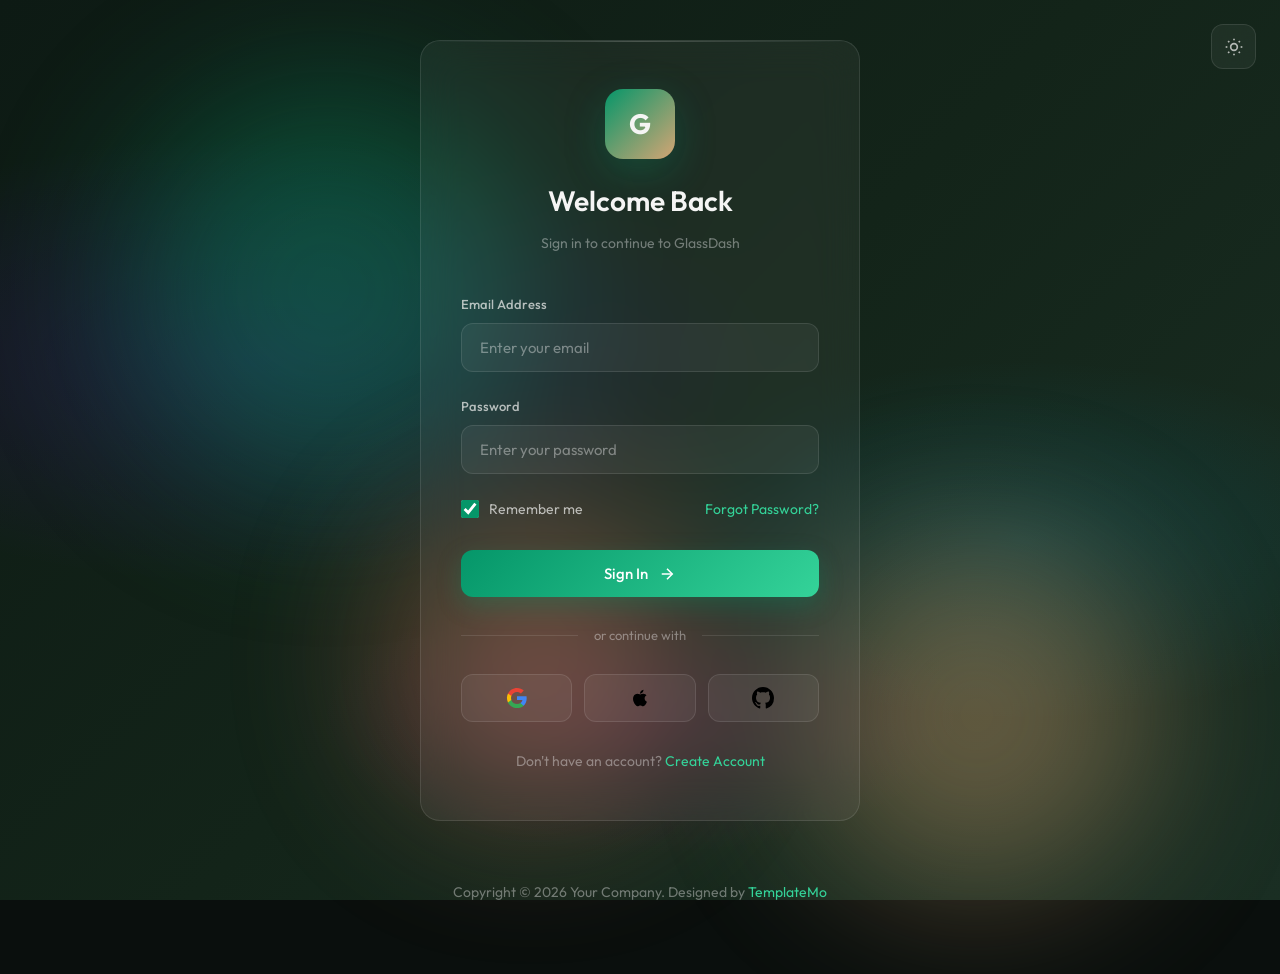
<file: admin/login.html>
<!DOCTYPE html>
<html lang="en">
<head>
    <meta charset="UTF-8">
    <meta name="viewport" content="width=device-width, initial-scale=1.0">
    <title>Login - 3D Glassmorphism Dashboard</title>
    <meta name="description" content="3D Glassmorphism Dashboard Template by TemplateMo">
    <link rel="preconnect" href="https://fonts.googleapis.com">
    <link rel="preconnect" href="https://fonts.gstatic.com" crossorigin>
    <link href="https://fonts.googleapis.com/css2?family=Outfit:wght@300;400;500;600;700&family=Space+Mono:wght@400;700&display=swap" rel="stylesheet">
    <link rel="stylesheet" href="templatemo-glass-admin-style.css">
    <!--

TemplateMo 607 Glass Admin

https://templatemo.com/tm-607-glass-admin

-->
</head>
<body>
    <!-- Animated Background -->
    <div class="background"></div>
    <div class="orb orb-1"></div>
    <div class="orb orb-2"></div>
    <div class="orb orb-3"></div>

    <div class="login-page">
        <!-- Theme Toggle -->
        <button class="theme-toggle-float" id="theme-toggle" title="Toggle Light/Dark Mode">
            <svg class="icon-sun" viewBox="0 0 24 24" fill="none" stroke="currentColor" stroke-width="2">
                <circle cx="12" cy="12" r="4"/><path d="M12 2v2"/><path d="M12 20v2"/>
                <path d="M4.93 4.93l1.41 1.41"/><path d="M17.66 17.66l1.41 1.41"/>
                <path d="M2 12h2"/><path d="M20 12h2"/>
                <path d="M6.34 17.66l-1.41 1.41"/><path d="M19.07 4.93l-1.41 1.41"/>
            </svg>
            <svg class="icon-moon" viewBox="0 0 24 24" fill="none" stroke="currentColor" stroke-width="2" style="display: none;">
                <path d="M21 12.79A9 9 0 1 1 11.21 3 7 7 0 0 0 21 12.79z"/>
            </svg>
        </button>

        <div class="login-container">
            <div class="login-card">
                <div class="login-header">
                    <div class="login-logo">G</div>
                    <h1 class="login-title">Welcome Back</h1>
                    <p class="login-subtitle">Sign in to continue to GlassDash</p>
                </div>

                <form data-validate data-redirect="index.html">
                    <div class="form-group">
                        <label class="form-label" for="email">Email Address</label>
                        <input type="email" id="email" class="form-input" placeholder="Enter your email" required>
                    </div>

                    <div class="form-group">
                        <label class="form-label" for="password">Password</label>
                        <input type="password" id="password" class="form-input" placeholder="Enter your password" required>
                    </div>

                    <div class="form-row">
                        <label class="checkbox-label">
                            <input type="checkbox" checked>
                            Remember me
                        </label>
                        <a href="#" class="forgot-link">Forgot Password?</a>
                    </div>

                    <button type="submit" class="btn btn-primary">
                        Sign In
                        <svg width="18" height="18" viewBox="0 0 24 24" fill="none" stroke="currentColor" stroke-width="2">
                            <line x1="5" y1="12" x2="19" y2="12"/>
                            <polyline points="12 5 19 12 12 19"/>
                        </svg>
                    </button>
                </form>

                <div class="divider">
                    <span>or continue with</span>
                </div>

                <div class="social-login">
                    <button class="social-btn" title="Sign in with Google">
                        <svg viewBox="0 0 24 24" fill="currentColor">
                            <path d="M22.56 12.25c0-.78-.07-1.53-.2-2.25H12v4.26h5.92c-.26 1.37-1.04 2.53-2.21 3.31v2.77h3.57c2.08-1.92 3.28-4.74 3.28-8.09z" fill="#4285F4"/>
                            <path d="M12 23c2.97 0 5.46-.98 7.28-2.66l-3.57-2.77c-.98.66-2.23 1.06-3.71 1.06-2.86 0-5.29-1.93-6.16-4.53H2.18v2.84C3.99 20.53 7.7 23 12 23z" fill="#34A853"/>
                            <path d="M5.84 14.09c-.22-.66-.35-1.36-.35-2.09s.13-1.43.35-2.09V7.07H2.18C1.43 8.55 1 10.22 1 12s.43 3.45 1.18 4.93l2.85-2.22.81-.62z" fill="#FBBC05"/>
                            <path d="M12 5.38c1.62 0 3.06.56 4.21 1.64l3.15-3.15C17.45 2.09 14.97 1 12 1 7.7 1 3.99 3.47 2.18 7.07l3.66 2.84c.87-2.6 3.3-4.53 6.16-4.53z" fill="#EA4335"/>
                        </svg>
                    </button>
                    <button class="social-btn" title="Sign in with Apple">
                        <svg viewBox="0 0 24 24" fill="currentColor">
                            <path d="M17.05 20.28c-.98.95-2.05.8-3.08.35-1.09-.46-2.09-.48-3.24 0-1.44.62-2.2.44-3.06-.35C2.79 15.25 3.51 7.59 9.05 7.31c1.35.07 2.29.74 3.08.8 1.18-.24 2.31-.93 3.57-.84 1.51.12 2.65.72 3.4 1.8-3.12 1.87-2.38 5.98.48 7.13-.57 1.5-1.31 2.99-2.54 4.09l.01-.01zM12.03 7.25c-.15-2.23 1.66-4.07 3.74-4.25.29 2.58-2.34 4.5-3.74 4.25z"/>
                        </svg>
                    </button>
                    <button class="social-btn" title="Sign in with GitHub">
                        <svg viewBox="0 0 24 24" fill="currentColor">
                            <path d="M12 0C5.37 0 0 5.37 0 12c0 5.31 3.435 9.795 8.205 11.385.6.105.825-.255.825-.57 0-.285-.015-1.23-.015-2.235-3.015.555-3.795-.735-4.035-1.41-.135-.345-.72-1.41-1.23-1.695-.42-.225-1.02-.78-.015-.795.945-.015 1.62.87 1.845 1.23 1.08 1.815 2.805 1.305 3.495.99.105-.78.42-1.305.765-1.605-2.67-.3-5.46-1.335-5.46-5.925 0-1.305.465-2.385 1.23-3.225-.12-.3-.54-1.53.12-3.18 0 0 1.005-.315 3.3 1.23.96-.27 1.98-.405 3-.405s2.04.135 3 .405c2.295-1.56 3.3-1.23 3.3-1.23.66 1.65.24 2.88.12 3.18.765.84 1.23 1.905 1.23 3.225 0 4.605-2.805 5.625-5.475 5.925.435.375.81 1.095.81 2.22 0 1.605-.015 2.895-.015 3.3 0 .315.225.69.825.57A12.02 12.02 0 0024 12c0-6.63-5.37-12-12-12z"/>
                        </svg>
                    </button>
                </div>

                <p class="login-footer">
                    Don't have an account? <a href="register.html">Create Account</a>
                </p>
            </div>
        </div>

        <!-- Footer -->
        <footer class="site-footer">
            <p>Copyright © 2026 Your Company. Designed by <a href="https://templatemo.com" target="_blank" rel="nofollow">TemplateMo</a></p>
        </footer>
    </div>

    <script src="templatemo-glass-admin-script.js"></script>
    <!-- TemplateMo 607 Glass Admin -->
</body>
</html>
</file>
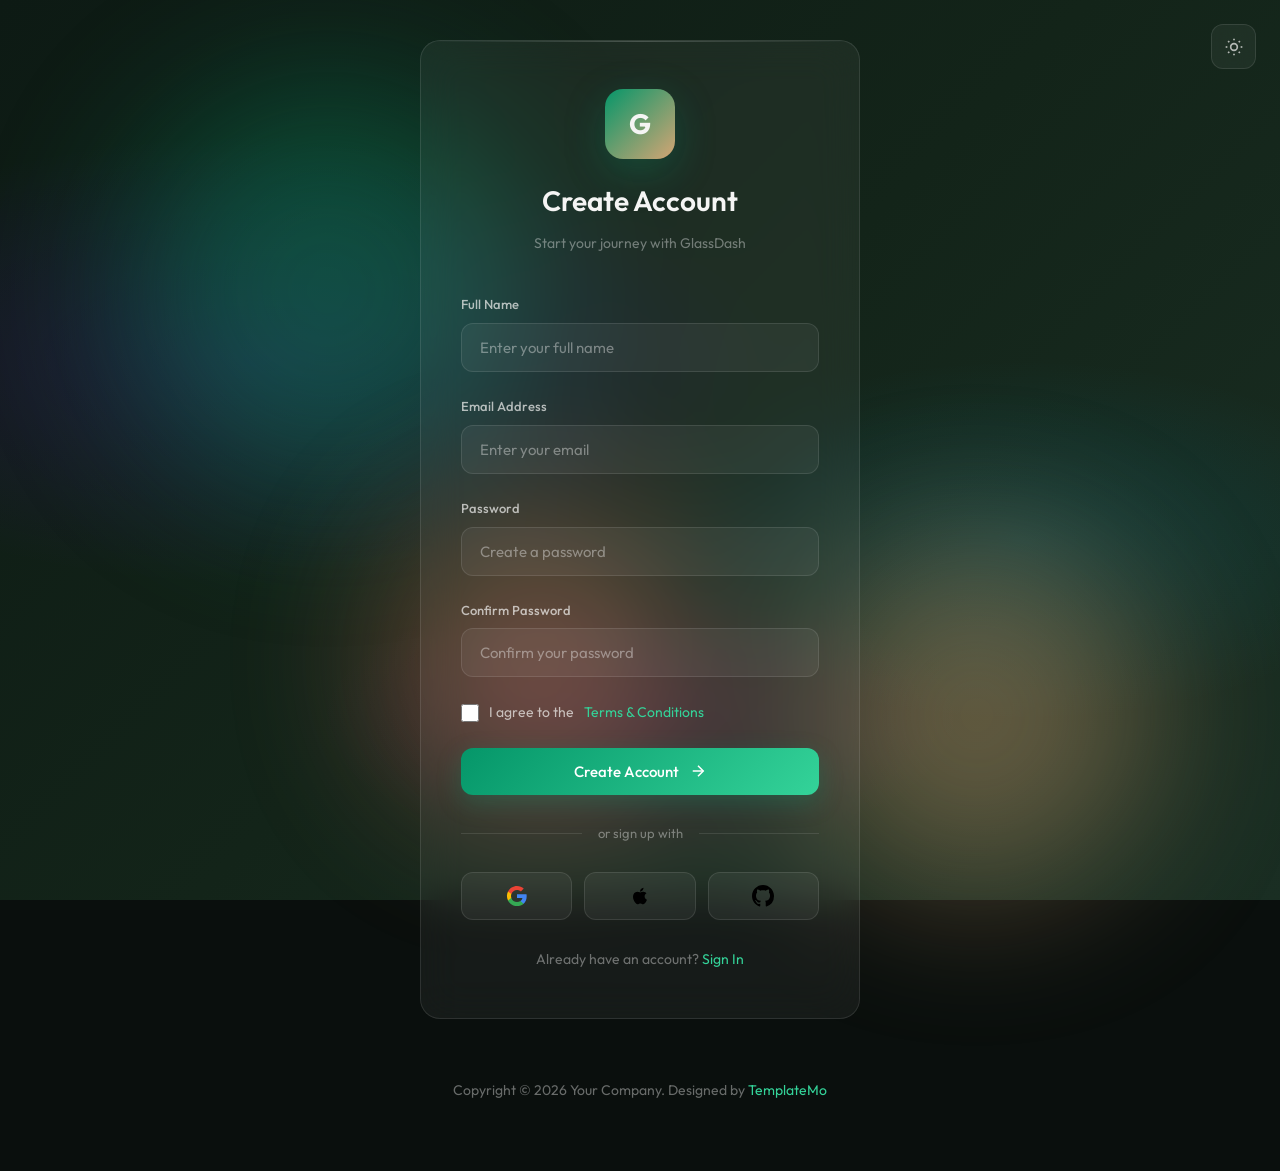
<file: admin/register.html>
<!DOCTYPE html>
<html lang="en">
<head>
    <meta charset="UTF-8">
    <meta name="viewport" content="width=device-width, initial-scale=1.0">
    <title>Register - 3D Glassmorphism Dashboard</title>
    <meta name="description" content="3D Glassmorphism Dashboard Template by TemplateMo">
    <link rel="preconnect" href="https://fonts.googleapis.com">
    <link rel="preconnect" href="https://fonts.gstatic.com" crossorigin>
    <link href="https://fonts.googleapis.com/css2?family=Outfit:wght@300;400;500;600;700&family=Space+Mono:wght@400;700&display=swap" rel="stylesheet">
    <link rel="stylesheet" href="templatemo-glass-admin-style.css">
    <!--

TemplateMo 607 Glass Admin

https://templatemo.com/tm-607-glass-admin

-->
</head>
<body>
    <!-- Animated Background -->
    <div class="background"></div>
    <div class="orb orb-1"></div>
    <div class="orb orb-2"></div>
    <div class="orb orb-3"></div>

    <div class="login-page">
        <!-- Theme Toggle -->
        <button class="theme-toggle-float" id="theme-toggle" title="Toggle Light/Dark Mode">
            <svg class="icon-sun" viewBox="0 0 24 24" fill="none" stroke="currentColor" stroke-width="2">
                <circle cx="12" cy="12" r="4"/><path d="M12 2v2"/><path d="M12 20v2"/>
                <path d="M4.93 4.93l1.41 1.41"/><path d="M17.66 17.66l1.41 1.41"/>
                <path d="M2 12h2"/><path d="M20 12h2"/>
                <path d="M6.34 17.66l-1.41 1.41"/><path d="M19.07 4.93l-1.41 1.41"/>
            </svg>
            <svg class="icon-moon" viewBox="0 0 24 24" fill="none" stroke="currentColor" stroke-width="2" style="display: none;">
                <path d="M21 12.79A9 9 0 1 1 11.21 3 7 7 0 0 0 21 12.79z"/>
            </svg>
        </button>

        <div class="login-container">
            <div class="login-card">
                <div class="login-header">
                    <div class="login-logo">G</div>
                    <h1 class="login-title">Create Account</h1>
                    <p class="login-subtitle">Start your journey with GlassDash</p>
                </div>

                <form data-validate data-redirect="index.html">
                    <div class="form-group">
                        <label class="form-label" for="fullname">Full Name</label>
                        <input type="text" id="fullname" class="form-input" placeholder="Enter your full name" required>
                    </div>

                    <div class="form-group">
                        <label class="form-label" for="email">Email Address</label>
                        <input type="email" id="email" class="form-input" placeholder="Enter your email" required>
                    </div>

                    <div class="form-group">
                        <label class="form-label" for="password">Password</label>
                        <input type="password" id="password" class="form-input" placeholder="Create a password" required>
                    </div>

                    <div class="form-group">
                        <label class="form-label" for="confirm-password">Confirm Password</label>
                        <input type="password" id="confirm-password" class="form-input" placeholder="Confirm your password" required>
                    </div>

                    <div class="form-row" style="margin-bottom: 24px;">
                        <label class="checkbox-label">
                            <input type="checkbox" required>
                            I agree to the <a href="#" style="color: var(--emerald-light);">Terms & Conditions</a>
                        </label>
                    </div>

                    <button type="submit" class="btn btn-primary">
                        Create Account
                        <svg width="18" height="18" viewBox="0 0 24 24" fill="none" stroke="currentColor" stroke-width="2">
                            <line x1="5" y1="12" x2="19" y2="12"/>
                            <polyline points="12 5 19 12 12 19"/>
                        </svg>
                    </button>
                </form>

                <div class="divider">
                    <span>or sign up with</span>
                </div>

                <div class="social-login">
                    <button class="social-btn" title="Sign up with Google">
                        <svg viewBox="0 0 24 24" fill="currentColor">
                            <path d="M22.56 12.25c0-.78-.07-1.53-.2-2.25H12v4.26h5.92c-.26 1.37-1.04 2.53-2.21 3.31v2.77h3.57c2.08-1.92 3.28-4.74 3.28-8.09z" fill="#4285F4"/>
                            <path d="M12 23c2.97 0 5.46-.98 7.28-2.66l-3.57-2.77c-.98.66-2.23 1.06-3.71 1.06-2.86 0-5.29-1.93-6.16-4.53H2.18v2.84C3.99 20.53 7.7 23 12 23z" fill="#34A853"/>
                            <path d="M5.84 14.09c-.22-.66-.35-1.36-.35-2.09s.13-1.43.35-2.09V7.07H2.18C1.43 8.55 1 10.22 1 12s.43 3.45 1.18 4.93l2.85-2.22.81-.62z" fill="#FBBC05"/>
                            <path d="M12 5.38c1.62 0 3.06.56 4.21 1.64l3.15-3.15C17.45 2.09 14.97 1 12 1 7.7 1 3.99 3.47 2.18 7.07l3.66 2.84c.87-2.6 3.3-4.53 6.16-4.53z" fill="#EA4335"/>
                        </svg>
                    </button>
                    <button class="social-btn" title="Sign up with Apple">
                        <svg viewBox="0 0 24 24" fill="currentColor">
                            <path d="M17.05 20.28c-.98.95-2.05.8-3.08.35-1.09-.46-2.09-.48-3.24 0-1.44.62-2.2.44-3.06-.35C2.79 15.25 3.51 7.59 9.05 7.31c1.35.07 2.29.74 3.08.8 1.18-.24 2.31-.93 3.57-.84 1.51.12 2.65.72 3.4 1.8-3.12 1.87-2.38 5.98.48 7.13-.57 1.5-1.31 2.99-2.54 4.09l.01-.01zM12.03 7.25c-.15-2.23 1.66-4.07 3.74-4.25.29 2.58-2.34 4.5-3.74 4.25z"/>
                        </svg>
                    </button>
                    <button class="social-btn" title="Sign up with GitHub">
                        <svg viewBox="0 0 24 24" fill="currentColor">
                            <path d="M12 0C5.37 0 0 5.37 0 12c0 5.31 3.435 9.795 8.205 11.385.6.105.825-.255.825-.57 0-.285-.015-1.23-.015-2.235-3.015.555-3.795-.735-4.035-1.41-.135-.345-.72-1.41-1.23-1.695-.42-.225-1.02-.78-.015-.795.945-.015 1.62.87 1.845 1.23 1.08 1.815 2.805 1.305 3.495.99.105-.78.42-1.305.765-1.605-2.67-.3-5.46-1.335-5.46-5.925 0-1.305.465-2.385 1.23-3.225-.12-.3-.54-1.53.12-3.18 0 0 1.005-.315 3.3 1.23.96-.27 1.98-.405 3-.405s2.04.135 3 .405c2.295-1.56 3.3-1.23 3.3-1.23.66 1.65.24 2.88.12 3.18.765.84 1.23 1.905 1.23 3.225 0 4.605-2.805 5.625-5.475 5.925.435.375.81 1.095.81 2.22 0 1.605-.015 2.895-.015 3.3 0 .315.225.69.825.57A12.02 12.02 0 0024 12c0-6.63-5.37-12-12-12z"/>
                        </svg>
                    </button>
                </div>

                <p class="login-footer">
                    Already have an account? <a href="login.html">Sign In</a>
                </p>
            </div>
        </div>

        <!-- Footer -->
        <footer class="site-footer">
            <p>Copyright © 2026 Your Company. Designed by <a href="https://templatemo.com" target="_blank" rel="nofollow">TemplateMo</a></p>
        </footer>
    </div>

    <script src="templatemo-glass-admin-script.js"></script>
    <!-- TemplateMo 607 Glass Admin -->
</body>
</html>
</file>
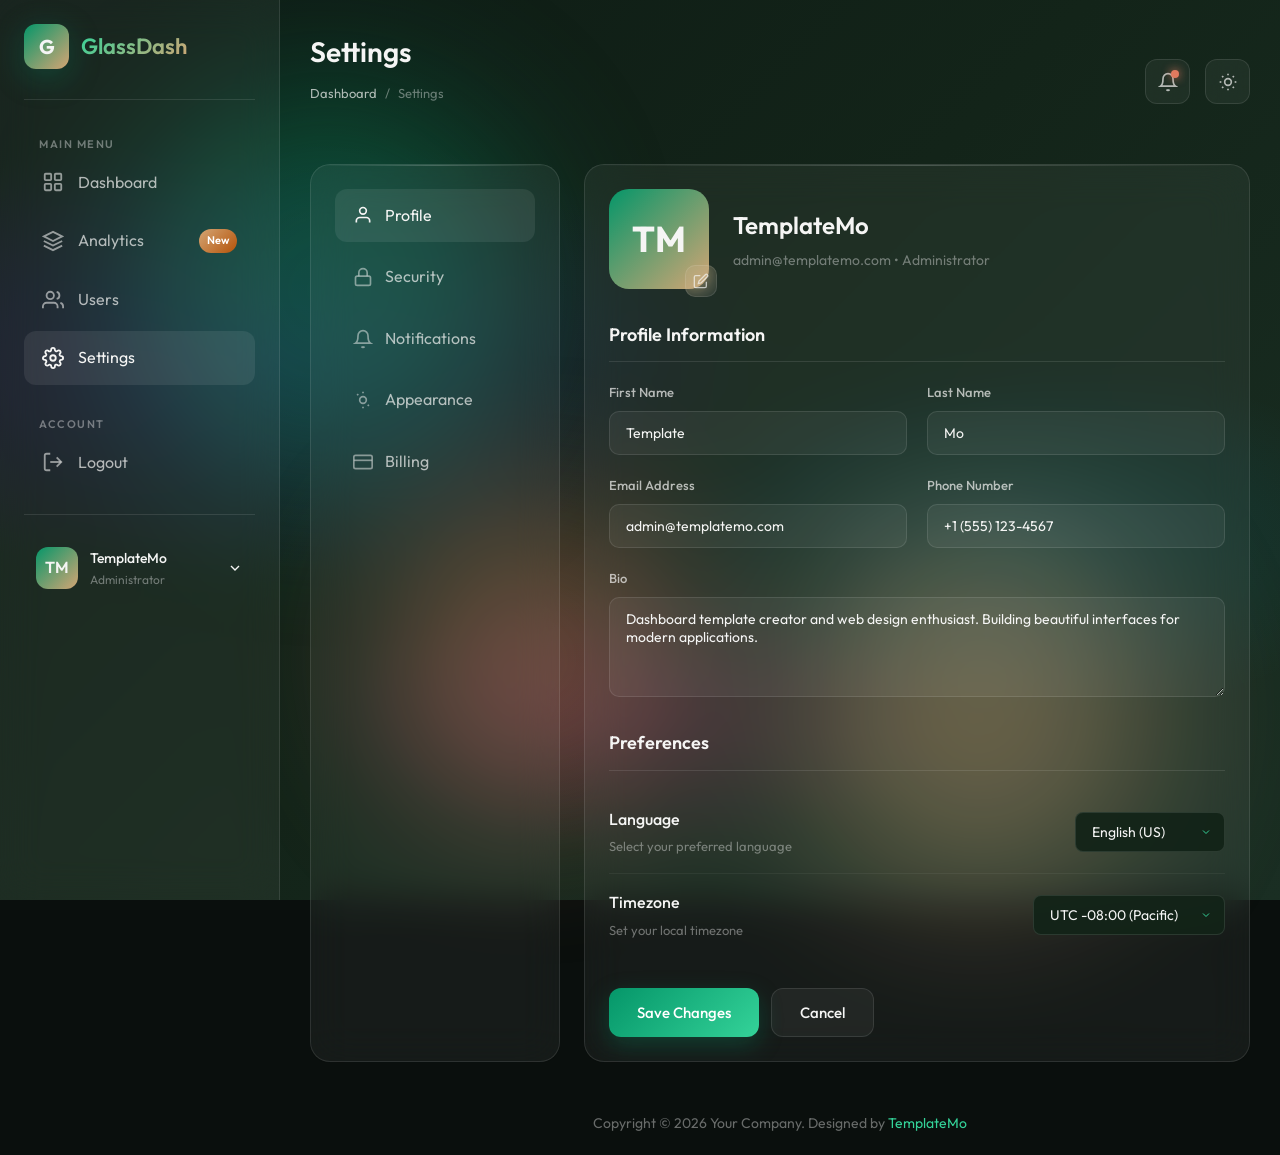
<file: admin/settings.html>
<!DOCTYPE html>
<html lang="en">
<head>
    <meta charset="UTF-8">
    <meta name="viewport" content="width=device-width, initial-scale=1.0">
    <title>Settings - 3D Glassmorphism Dashboard</title>
    <meta name="description" content="3D Glassmorphism Dashboard Template by TemplateMo">
    <link rel="preconnect" href="https://fonts.googleapis.com">
    <link rel="preconnect" href="https://fonts.gstatic.com" crossorigin>
    <link href="https://fonts.googleapis.com/css2?family=Outfit:wght@300;400;500;600;700&family=Space+Mono:wght@400;700&display=swap" rel="stylesheet">
    <link rel="stylesheet" href="templatemo-glass-admin-style.css">
    <!--

TemplateMo 607 Glass Admin

https://templatemo.com/tm-607-glass-admin

-->
</head>
<body>
    <!-- Animated Background -->
    <div class="background"></div>
    <div class="orb orb-1"></div>
    <div class="orb orb-2"></div>
    <div class="orb orb-3"></div>

    <div class="dashboard">
        <!-- Sidebar -->
        <aside class="sidebar" id="sidebar">
            <div class="sidebar-header">
                <div class="logo">G</div>
                <span class="logo-text">GlassDash</span>
            </div>

            <ul class="nav-menu">
                <li class="nav-section">
                    <span class="nav-section-title">Main Menu</span>
                    <ul>
                        <li class="nav-item">
                            <a href="index.html" class="nav-link">
                                <svg class="nav-icon" viewBox="0 0 24 24" fill="none" stroke="currentColor" stroke-width="2">
                                    <rect x="3" y="3" width="7" height="7" rx="1"/><rect x="14" y="3" width="7" height="7" rx="1"/>
                                    <rect x="3" y="14" width="7" height="7" rx="1"/><rect x="14" y="14" width="7" height="7" rx="1"/>
                                </svg>
                                Dashboard
                            </a>
                        </li>
                        <li class="nav-item">
                            <a href="analytics.html" class="nav-link">
                                <svg class="nav-icon" viewBox="0 0 24 24" fill="none" stroke="currentColor" stroke-width="2">
                                    <path d="M12 2L2 7l10 5 10-5-10-5z"/><path d="M2 17l10 5 10-5"/><path d="M2 12l10 5 10-5"/>
                                </svg>
                                Analytics
                                <span class="nav-badge">New</span>
                            </a>
                        </li>
                        <li class="nav-item">
                            <a href="users.html" class="nav-link">
                                <svg class="nav-icon" viewBox="0 0 24 24" fill="none" stroke="currentColor" stroke-width="2">
                                    <path d="M17 21v-2a4 4 0 0 0-4-4H5a4 4 0 0 0-4 4v2"/><circle cx="9" cy="7" r="4"/>
                                    <path d="M23 21v-2a4 4 0 0 0-3-3.87"/><path d="M16 3.13a4 4 0 0 1 0 7.75"/>
                                </svg>
                                Users
                            </a>
                        </li>
                        <li class="nav-item">
                            <a href="settings.html" class="nav-link active">
                                <svg class="nav-icon" viewBox="0 0 24 24" fill="none" stroke="currentColor" stroke-width="2">
                                    <circle cx="12" cy="12" r="3"/>
                                    <path d="M19.4 15a1.65 1.65 0 0 0 .33 1.82l.06.06a2 2 0 0 1 0 2.83 2 2 0 0 1-2.83 0l-.06-.06a1.65 1.65 0 0 0-1.82-.33 1.65 1.65 0 0 0-1 1.51V21a2 2 0 0 1-2 2 2 2 0 0 1-2-2v-.09A1.65 1.65 0 0 0 9 19.4a1.65 1.65 0 0 0-1.82.33l-.06.06a2 2 0 0 1-2.83 0 2 2 0 0 1 0-2.83l.06-.06a1.65 1.65 0 0 0 .33-1.82 1.65 1.65 0 0 0-1.51-1H3a2 2 0 0 1-2-2 2 2 0 0 1 2-2h.09A1.65 1.65 0 0 0 4.6 9a1.65 1.65 0 0 0-.33-1.82l-.06-.06a2 2 0 0 1 0-2.83 2 2 0 0 1 2.83 0l.06.06a1.65 1.65 0 0 0 1.82.33H9a1.65 1.65 0 0 0 1-1.51V3a2 2 0 0 1 2-2 2 2 0 0 1 2 2v.09a1.65 1.65 0 0 0 1 1.51 1.65 1.65 0 0 0 1.82-.33l.06-.06a2 2 0 0 1 2.83 0 2 2 0 0 1 0 2.83l-.06.06a1.65 1.65 0 0 0-.33 1.82V9a1.65 1.65 0 0 0 1.51 1H21a2 2 0 0 1 2 2 2 2 0 0 1-2 2h-.09a1.65 1.65 0 0 0-1.51 1z"/>
                                </svg>
                                Settings
                            </a>
                        </li>
                    </ul>
                </li>

                <li class="nav-section">
                    <span class="nav-section-title">Account</span>
                    <ul>
                        <li class="nav-item">
                            <a href="login.html" class="nav-link">
                                <svg class="nav-icon" viewBox="0 0 24 24" fill="none" stroke="currentColor" stroke-width="2">
                                    <path d="M9 21H5a2 2 0 0 1-2-2V5a2 2 0 0 1 2-2h4"/>
                                    <polyline points="16 17 21 12 16 7"/><line x1="21" y1="12" x2="9" y2="12"/>
                                </svg>
                                Logout
                            </a>
                        </li>
                    </ul>
                </li>
            </ul>

            <div class="sidebar-footer">
                <div class="user-profile">
                    <div class="user-avatar">TM</div>
                    <div class="user-info">
                        <div class="user-name">TemplateMo</div>
                        <div class="user-role">Administrator</div>
                    </div>
                    <svg width="16" height="16" viewBox="0 0 24 24" fill="none" stroke="currentColor" stroke-width="2">
                        <polyline points="6 9 12 15 18 9"/>
                    </svg>
                </div>
            </div>
        </aside>

        <!-- Main Content -->
        <main class="main-content">
            <!-- Top Navbar -->
            <nav class="navbar">
                <div class="page-header">
                    <h1 class="page-title">Settings</h1>
                    <div class="page-breadcrumb">
                        <a href="index.html">Dashboard</a>
                        <span>/</span>
                        <span>Settings</span>
                    </div>
                </div>
                <div class="navbar-right">
                    <button class="nav-btn">
                        <svg viewBox="0 0 24 24" fill="none" stroke="currentColor" stroke-width="2">
                            <path d="M18 8A6 6 0 0 0 6 8c0 7-3 9-3 9h18s-3-2-3-9"/><path d="M13.73 21a2 2 0 0 1-3.46 0"/>
                        </svg>
                        <span class="notification-dot"></span>
                    </button>
                    <button class="nav-btn" id="theme-toggle" title="Toggle Light/Dark Mode">
                        <svg class="icon-sun" viewBox="0 0 24 24" fill="none" stroke="currentColor" stroke-width="2">
                            <circle cx="12" cy="12" r="4"/><path d="M12 2v2"/><path d="M12 20v2"/>
                            <path d="M4.93 4.93l1.41 1.41"/><path d="M17.66 17.66l1.41 1.41"/>
                            <path d="M2 12h2"/><path d="M20 12h2"/>
                            <path d="M6.34 17.66l-1.41 1.41"/><path d="M19.07 4.93l-1.41 1.41"/>
                        </svg>
                        <svg class="icon-moon" viewBox="0 0 24 24" fill="none" stroke="currentColor" stroke-width="2" style="display: none;">
                            <path d="M21 12.79A9 9 0 1 1 11.21 3 7 7 0 0 0 21 12.79z"/>
                        </svg>
                    </button>
                </div>
            </nav>

            <!-- Settings Content -->
            <div class="settings-grid">
                <!-- Settings Navigation -->
                <div class="glass-card settings-nav-card">
                    <ul class="settings-nav">
                        <li class="settings-nav-item">
                            <a href="#" class="settings-nav-link active" data-tab="profile">
                                <svg viewBox="0 0 24 24" fill="none" stroke="currentColor" stroke-width="2">
                                    <path d="M20 21v-2a4 4 0 0 0-4-4H8a4 4 0 0 0-4 4v2"/><circle cx="12" cy="7" r="4"/>
                                </svg>
                                Profile
                            </a>
                        </li>
                        <li class="settings-nav-item">
                            <a href="#" class="settings-nav-link" data-tab="security">
                                <svg viewBox="0 0 24 24" fill="none" stroke="currentColor" stroke-width="2">
                                    <rect x="3" y="11" width="18" height="11" rx="2"/><path d="M7 11V7a5 5 0 0 1 10 0v4"/>
                                </svg>
                                Security
                            </a>
                        </li>
                        <li class="settings-nav-item">
                            <a href="#" class="settings-nav-link" data-tab="notifications">
                                <svg viewBox="0 0 24 24" fill="none" stroke="currentColor" stroke-width="2">
                                    <path d="M18 8A6 6 0 0 0 6 8c0 7-3 9-3 9h18s-3-2-3-9"/><path d="M13.73 21a2 2 0 0 1-3.46 0"/>
                                </svg>
                                Notifications
                            </a>
                        </li>
                        <li class="settings-nav-item">
                            <a href="#" class="settings-nav-link" data-tab="appearance">
                                <svg viewBox="0 0 24 24" fill="none" stroke="currentColor" stroke-width="2">
                                    <circle cx="12" cy="12" r="4"/><path d="M12 2v2"/><path d="M12 20v2"/>
                                    <path d="M4.93 4.93l1.41 1.41"/><path d="M17.66 17.66l1.41 1.41"/>
                                </svg>
                                Appearance
                            </a>
                        </li>
                        <li class="settings-nav-item">
                            <a href="#" class="settings-nav-link" data-tab="billing">
                                <svg viewBox="0 0 24 24" fill="none" stroke="currentColor" stroke-width="2">
                                    <rect x="1" y="4" width="22" height="16" rx="2"/><line x1="1" y1="10" x2="23" y2="10"/>
                                </svg>
                                Billing
                            </a>
                        </li>
                    </ul>
                </div>

                <!-- Settings Content -->
                <div class="glass-card">
                    <!-- Profile Tab -->
                    <div class="settings-tab-content active" id="tab-profile">
                        <div class="profile-header">
                            <div class="profile-avatar-large">
                                TM
                                <div class="profile-avatar-edit">
                                    <svg viewBox="0 0 24 24" fill="none" stroke="currentColor" stroke-width="2">
                                        <path d="M11 4H4a2 2 0 0 0-2 2v14a2 2 0 0 0 2 2h14a2 2 0 0 0 2-2v-7"/>
                                        <path d="M18.5 2.5a2.121 2.121 0 0 1 3 3L12 15l-4 1 1-4 9.5-9.5z"/>
                                    </svg>
                                </div>
                            </div>
                            <div class="profile-info">
                                <h2>TemplateMo</h2>
                                <p>admin@templatemo.com • Administrator</p>
                            </div>
                        </div>

                        <div class="settings-section">
                            <h3 class="settings-section-title">Profile Information</h3>
                            <div class="form-grid">
                                <div class="form-group-settings">
                                    <label>First Name</label>
                                    <input type="text" value="Template">
                                </div>
                                <div class="form-group-settings">
                                    <label>Last Name</label>
                                    <input type="text" value="Mo">
                                </div>
                                <div class="form-group-settings">
                                    <label>Email Address</label>
                                    <input type="email" value="admin@templatemo.com">
                                </div>
                                <div class="form-group-settings">
                                    <label>Phone Number</label>
                                    <input type="tel" value="+1 (555) 123-4567">
                                </div>
                                <div class="form-group-settings full-width">
                                    <label>Bio</label>
                                    <textarea>Dashboard template creator and web design enthusiast. Building beautiful interfaces for modern applications.</textarea>
                                </div>
                            </div>
                        </div>

                        <div class="settings-section">
                            <h3 class="settings-section-title">Preferences</h3>
                            <div class="settings-row">
                                <div class="settings-label">
                                    <span class="settings-label-title">Language</span>
                                    <span class="settings-label-desc">Select your preferred language</span>
                                </div>
                                <select class="settings-select">
                                    <option>English (US)</option>
                                    <option>English (UK)</option>
                                    <option>Spanish</option>
                                    <option>French</option>
                                    <option>German</option>
                                </select>
                            </div>
                            <div class="settings-row">
                                <div class="settings-label">
                                    <span class="settings-label-title">Timezone</span>
                                    <span class="settings-label-desc">Set your local timezone</span>
                                </div>
                                <select class="settings-select">
                                    <option>UTC -08:00 (Pacific)</option>
                                    <option>UTC -05:00 (Eastern)</option>
                                    <option>UTC +00:00 (London)</option>
                                    <option>UTC +01:00 (Berlin)</option>
                                    <option>UTC +09:00 (Tokyo)</option>
                                </select>
                            </div>
                        </div>

                        <div class="btn-group">
                            <button class="btn btn-primary" style="width: auto;">Save Changes</button>
                            <button class="btn btn-secondary" style="width: auto;">Cancel</button>
                        </div>
                    </div>

                    <!-- Security Tab -->
                    <div class="settings-tab-content" id="tab-security">
                        <div class="settings-section">
                            <h3 class="settings-section-title">Change Password</h3>
                            <div class="form-grid">
                                <div class="form-group-settings full-width">
                                    <label>Current Password</label>
                                    <input type="password" placeholder="Enter current password">
                                </div>
                                <div class="form-group-settings">
                                    <label>New Password</label>
                                    <input type="password" placeholder="Enter new password">
                                </div>
                                <div class="form-group-settings">
                                    <label>Confirm New Password</label>
                                    <input type="password" placeholder="Confirm new password">
                                </div>
                            </div>
                        </div>

                        <div class="settings-section">
                            <h3 class="settings-section-title">Two-Factor Authentication</h3>
                            <div class="settings-row">
                                <div class="settings-label">
                                    <span class="settings-label-title">Enable 2FA</span>
                                    <span class="settings-label-desc">Add an extra layer of security to your account</span>
                                </div>
                                <label class="toggle-switch">
                                    <input type="checkbox">
                                    <span class="toggle-slider"></span>
                                </label>
                            </div>
                            <div class="settings-row">
                                <div class="settings-label">
                                    <span class="settings-label-title">SMS Authentication</span>
                                    <span class="settings-label-desc">Receive codes via SMS</span>
                                </div>
                                <label class="toggle-switch">
                                    <input type="checkbox" checked>
                                    <span class="toggle-slider"></span>
                                </label>
                            </div>
                            <div class="settings-row">
                                <div class="settings-label">
                                    <span class="settings-label-title">Authenticator App</span>
                                    <span class="settings-label-desc">Use Google Authenticator or similar</span>
                                </div>
                                <label class="toggle-switch">
                                    <input type="checkbox">
                                    <span class="toggle-slider"></span>
                                </label>
                            </div>
                        </div>

                        <div class="settings-section">
                            <h3 class="settings-section-title">Active Sessions</h3>
                            <div class="settings-row">
                                <div class="settings-label">
                                    <span class="settings-label-title">Chrome on MacOS</span>
                                    <span class="settings-label-desc">San Francisco, CA • Current session</span>
                                </div>
                                <span class="status-badge completed">Active</span>
                            </div>
                            <div class="settings-row">
                                <div class="settings-label">
                                    <span class="settings-label-title">Safari on iPhone</span>
                                    <span class="settings-label-desc">San Francisco, CA • 2 hours ago</span>
                                </div>
                                <button class="card-btn" style="padding: 6px 12px;">Revoke</button>
                            </div>
                            <div class="settings-row">
                                <div class="settings-label">
                                    <span class="settings-label-title">Firefox on Windows</span>
                                    <span class="settings-label-desc">New York, NY • 3 days ago</span>
                                </div>
                                <button class="card-btn" style="padding: 6px 12px;">Revoke</button>
                            </div>
                        </div>

                        <div class="btn-group">
                            <button class="btn btn-primary" style="width: auto;">Update Password</button>
                            <button class="btn btn-secondary" style="width: auto;">Cancel</button>
                        </div>
                    </div>

                    <!-- Notifications Tab -->
                    <div class="settings-tab-content" id="tab-notifications">
                        <div class="settings-section">
                            <h3 class="settings-section-title">Email Notifications</h3>
                            <div class="settings-row">
                                <div class="settings-label">
                                    <span class="settings-label-title">Account Activity</span>
                                    <span class="settings-label-desc">Get notified about sign-ins and security changes</span>
                                </div>
                                <label class="toggle-switch">
                                    <input type="checkbox" checked>
                                    <span class="toggle-slider"></span>
                                </label>
                            </div>
                            <div class="settings-row">
                                <div class="settings-label">
                                    <span class="settings-label-title">New Features</span>
                                    <span class="settings-label-desc">Learn about new features and updates</span>
                                </div>
                                <label class="toggle-switch">
                                    <input type="checkbox" checked>
                                    <span class="toggle-slider"></span>
                                </label>
                            </div>
                            <div class="settings-row">
                                <div class="settings-label">
                                    <span class="settings-label-title">Weekly Reports</span>
                                    <span class="settings-label-desc">Receive weekly analytics summary</span>
                                </div>
                                <label class="toggle-switch">
                                    <input type="checkbox">
                                    <span class="toggle-slider"></span>
                                </label>
                            </div>
                            <div class="settings-row">
                                <div class="settings-label">
                                    <span class="settings-label-title">Marketing Emails</span>
                                    <span class="settings-label-desc">Receive news about promotions and offers</span>
                                </div>
                                <label class="toggle-switch">
                                    <input type="checkbox">
                                    <span class="toggle-slider"></span>
                                </label>
                            </div>
                        </div>

                        <div class="settings-section">
                            <h3 class="settings-section-title">Push Notifications</h3>
                            <div class="settings-row">
                                <div class="settings-label">
                                    <span class="settings-label-title">Desktop Notifications</span>
                                    <span class="settings-label-desc">Show notifications on your desktop</span>
                                </div>
                                <label class="toggle-switch">
                                    <input type="checkbox" checked>
                                    <span class="toggle-slider"></span>
                                </label>
                            </div>
                            <div class="settings-row">
                                <div class="settings-label">
                                    <span class="settings-label-title">Mobile Push</span>
                                    <span class="settings-label-desc">Receive push notifications on mobile</span>
                                </div>
                                <label class="toggle-switch">
                                    <input type="checkbox" checked>
                                    <span class="toggle-slider"></span>
                                </label>
                            </div>
                            <div class="settings-row">
                                <div class="settings-label">
                                    <span class="settings-label-title">Sound</span>
                                    <span class="settings-label-desc">Play sound for notifications</span>
                                </div>
                                <label class="toggle-switch">
                                    <input type="checkbox">
                                    <span class="toggle-slider"></span>
                                </label>
                            </div>
                        </div>

                        <div class="btn-group">
                            <button class="btn btn-primary" style="width: auto;">Save Preferences</button>
                            <button class="btn btn-secondary" style="width: auto;">Reset to Default</button>
                        </div>
                    </div>

                    <!-- Appearance Tab -->
                    <div class="settings-tab-content" id="tab-appearance">
                        <div class="settings-section">
                            <h3 class="settings-section-title">Theme</h3>
                            <div class="settings-row">
                                <div class="settings-label">
                                    <span class="settings-label-title">Color Mode</span>
                                    <span class="settings-label-desc">Choose your preferred color mode</span>
                                </div>
                                <select class="settings-select" id="theme-select">
                                    <option value="dark">Dark Mode</option>
                                    <option value="light">Light Mode</option>
                                    <option value="system">System Default</option>
                                </select>
                            </div>
                            <div class="settings-row">
                                <div class="settings-label">
                                    <span class="settings-label-title">Accent Color</span>
                                    <span class="settings-label-desc">Choose your preferred accent color</span>
                                </div>
                                <select class="settings-select">
                                    <option>Emerald (Default)</option>
                                    <option>Blue</option>
                                    <option>Purple</option>
                                    <option>Orange</option>
                                    <option>Pink</option>
                                </select>
                            </div>
                        </div>

                        <div class="settings-section">
                            <h3 class="settings-section-title">Display</h3>
                            <div class="settings-row">
                                <div class="settings-label">
                                    <span class="settings-label-title">Compact Mode</span>
                                    <span class="settings-label-desc">Reduce spacing for more content</span>
                                </div>
                                <label class="toggle-switch">
                                    <input type="checkbox">
                                    <span class="toggle-slider"></span>
                                </label>
                            </div>
                            <div class="settings-row">
                                <div class="settings-label">
                                    <span class="settings-label-title">Animations</span>
                                    <span class="settings-label-desc">Enable smooth animations and transitions</span>
                                </div>
                                <label class="toggle-switch">
                                    <input type="checkbox" checked>
                                    <span class="toggle-slider"></span>
                                </label>
                            </div>
                            <div class="settings-row">
                                <div class="settings-label">
                                    <span class="settings-label-title">Blur Effects</span>
                                    <span class="settings-label-desc">Enable glassmorphism blur effects</span>
                                </div>
                                <label class="toggle-switch">
                                    <input type="checkbox" checked>
                                    <span class="toggle-slider"></span>
                                </label>
                            </div>
                            <div class="settings-row">
                                <div class="settings-label">
                                    <span class="settings-label-title">Floating Orbs</span>
                                    <span class="settings-label-desc">Show animated background orbs</span>
                                </div>
                                <label class="toggle-switch">
                                    <input type="checkbox" checked>
                                    <span class="toggle-slider"></span>
                                </label>
                            </div>
                        </div>

                        <div class="btn-group">
                            <button class="btn btn-primary" style="width: auto;">Apply Changes</button>
                            <button class="btn btn-secondary" style="width: auto;">Reset to Default</button>
                        </div>
                    </div>

                    <!-- Billing Tab -->
                    <div class="settings-tab-content" id="tab-billing">
                        <div class="settings-section">
                            <h3 class="settings-section-title">Current Plan</h3>
                            <div class="billing-plan-card" style="background: linear-gradient(135deg, rgba(5, 150, 105, 0.15), rgba(212, 165, 116, 0.15)); padding: 24px; border-radius: 16px; margin-bottom: 20px; border: 1px solid var(--glass-border);">
                                <div style="display: flex; justify-content: space-between; align-items: center; margin-bottom: 16px;">
                                    <div>
                                        <h4 style="font-size: 20px; font-weight: 600; margin-bottom: 4px;">Pro Plan</h4>
                                        <p style="color: var(--text-muted); font-size: 14px;">Billed monthly</p>
                                    </div>
                                    <div style="text-align: right;">
                                        <span style="font-family: 'Space Mono', monospace; font-size: 32px; font-weight: 700;">$29</span>
                                        <span style="color: var(--text-muted);">/month</span>
                                    </div>
                                </div>
                                <div style="display: flex; gap: 12px;">
                                    <button class="btn btn-primary" style="width: auto; padding: 10px 20px;">Upgrade Plan</button>
                                    <button class="btn btn-secondary" style="width: auto; padding: 10px 20px;">Cancel Subscription</button>
                                </div>
                            </div>
                        </div>

                        <div class="settings-section">
                            <h3 class="settings-section-title">Payment Method</h3>
                            <div class="settings-row">
                                <div class="settings-label" style="display: flex; align-items: center; gap: 16px;">
                                    <div style="width: 48px; height: 32px; background: linear-gradient(135deg, #1a1f71, #00579f); border-radius: 6px; display: flex; align-items: center; justify-content: center;">
                                        <span style="color: white; font-size: 10px; font-weight: bold;">VISA</span>
                                    </div>
                                    <div>
                                        <span class="settings-label-title">Visa ending in 4242</span>
                                        <span class="settings-label-desc">Expires 12/2026</span>
                                    </div>
                                </div>
                                <button class="card-btn" style="padding: 6px 12px;">Edit</button>
                            </div>
                            <div style="margin-top: 16px;">
                                <button class="btn btn-secondary" style="width: auto; padding: 10px 20px;">
                                    <svg width="16" height="16" viewBox="0 0 24 24" fill="none" stroke="currentColor" stroke-width="2" style="margin-right: 8px;">
                                        <line x1="12" y1="5" x2="12" y2="19"/><line x1="5" y1="12" x2="19" y2="12"/>
                                    </svg>
                                    Add Payment Method
                                </button>
                            </div>
                        </div>

                        <div class="settings-section">
                            <h3 class="settings-section-title">Billing History</h3>
                            <div class="table-wrapper" style="margin: 0;">
                                <table class="data-table" style="min-width: 100%;">
                                    <thead>
                                        <tr>
                                            <th>Date</th>
                                            <th>Description</th>
                                            <th>Amount</th>
                                            <th>Status</th>
                                            <th>Invoice</th>
                                        </tr>
                                    </thead>
                                    <tbody>
                                        <tr>
                                            <td>Jan 1, 2025</td>
                                            <td>Pro Plan - Monthly</td>
                                            <td><span class="table-amount">$29.00</span></td>
                                            <td><span class="status-badge completed">Paid</span></td>
                                            <td><a href="#" style="color: var(--emerald-light);">Download</a></td>
                                        </tr>
                                        <tr>
                                            <td>Dec 1, 2024</td>
                                            <td>Pro Plan - Monthly</td>
                                            <td><span class="table-amount">$29.00</span></td>
                                            <td><span class="status-badge completed">Paid</span></td>
                                            <td><a href="#" style="color: var(--emerald-light);">Download</a></td>
                                        </tr>
                                        <tr>
                                            <td>Nov 1, 2024</td>
                                            <td>Pro Plan - Monthly</td>
                                            <td><span class="table-amount">$29.00</span></td>
                                            <td><span class="status-badge completed">Paid</span></td>
                                            <td><a href="#" style="color: var(--emerald-light);">Download</a></td>
                                        </tr>
                                    </tbody>
                                </table>
                            </div>
                        </div>
                    </div>
                </div>
            </div>
        </main>
    </div>

    <!-- Mobile Menu Toggle -->
    <button class="mobile-menu-toggle">
        <svg viewBox="0 0 24 24" fill="none" stroke="currentColor" stroke-width="2">
            <line x1="3" y1="12" x2="21" y2="12"/><line x1="3" y1="6" x2="21" y2="6"/><line x1="3" y1="18" x2="21" y2="18"/>
        </svg>
    </button>

    <!-- Footer -->
    <footer class="site-footer">
        <p>Copyright © 2026 Your Company. Designed by <a href="https://templatemo.com" target="_blank" rel="nofollow">TemplateMo</a></p>
    </footer>

    <script src="templatemo-glass-admin-script.js"></script>
    <!-- TemplateMo 607 Glass Admin -->
</body>
</html>
</file>
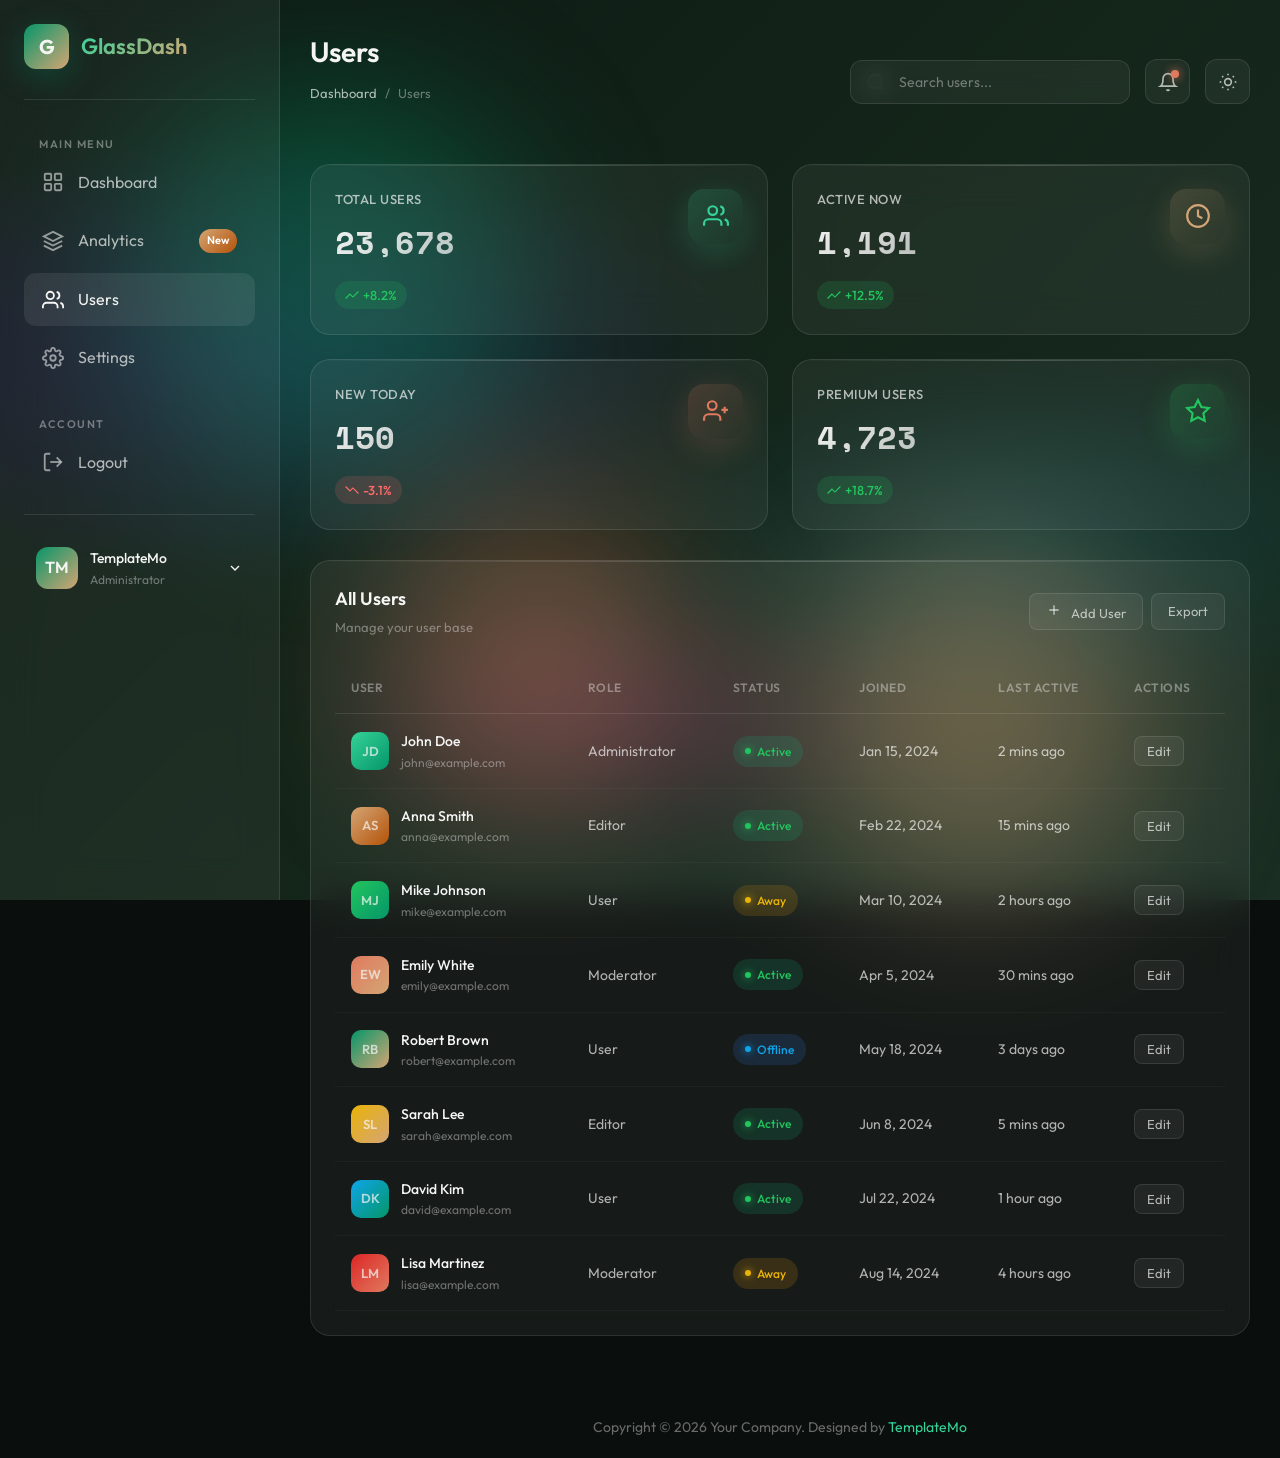
<file: admin/users.html>
<!DOCTYPE html>
<html lang="en">
<head>
    <meta charset="UTF-8">
    <meta name="viewport" content="width=device-width, initial-scale=1.0">
    <title>Users - 3D Glassmorphism Dashboard</title>
    <meta name="description" content="3D Glassmorphism Dashboard Template by TemplateMo">
    <link rel="preconnect" href="https://fonts.googleapis.com">
    <link rel="preconnect" href="https://fonts.gstatic.com" crossorigin>
    <link href="https://fonts.googleapis.com/css2?family=Outfit:wght@300;400;500;600;700&family=Space+Mono:wght@400;700&display=swap" rel="stylesheet">
    <link rel="stylesheet" href="templatemo-glass-admin-style.css">
    <!--

TemplateMo 607 Glass Admin

https://templatemo.com/tm-607-glass-admin

-->
</head>
<body>
    <!-- Animated Background -->
    <div class="background"></div>
    <div class="orb orb-1"></div>
    <div class="orb orb-2"></div>
    <div class="orb orb-3"></div>

    <div class="dashboard">
        <!-- Sidebar -->
        <aside class="sidebar" id="sidebar">
            <div class="sidebar-header">
                <div class="logo">G</div>
                <span class="logo-text">GlassDash</span>
            </div>

            <ul class="nav-menu">
                <li class="nav-section">
                    <span class="nav-section-title">Main Menu</span>
                    <ul>
                        <li class="nav-item">
                            <a href="index.html" class="nav-link">
                                <svg class="nav-icon" viewBox="0 0 24 24" fill="none" stroke="currentColor" stroke-width="2">
                                    <rect x="3" y="3" width="7" height="7" rx="1"/><rect x="14" y="3" width="7" height="7" rx="1"/>
                                    <rect x="3" y="14" width="7" height="7" rx="1"/><rect x="14" y="14" width="7" height="7" rx="1"/>
                                </svg>
                                Dashboard
                            </a>
                        </li>
                        <li class="nav-item">
                            <a href="analytics.html" class="nav-link">
                                <svg class="nav-icon" viewBox="0 0 24 24" fill="none" stroke="currentColor" stroke-width="2">
                                    <path d="M12 2L2 7l10 5 10-5-10-5z"/><path d="M2 17l10 5 10-5"/><path d="M2 12l10 5 10-5"/>
                                </svg>
                                Analytics
                                <span class="nav-badge">New</span>
                            </a>
                        </li>
                        <li class="nav-item">
                            <a href="users.html" class="nav-link active">
                                <svg class="nav-icon" viewBox="0 0 24 24" fill="none" stroke="currentColor" stroke-width="2">
                                    <path d="M17 21v-2a4 4 0 0 0-4-4H5a4 4 0 0 0-4 4v2"/><circle cx="9" cy="7" r="4"/>
                                    <path d="M23 21v-2a4 4 0 0 0-3-3.87"/><path d="M16 3.13a4 4 0 0 1 0 7.75"/>
                                </svg>
                                Users
                            </a>
                        </li>
                        <li class="nav-item">
                            <a href="settings.html" class="nav-link">
                                <svg class="nav-icon" viewBox="0 0 24 24" fill="none" stroke="currentColor" stroke-width="2">
                                    <circle cx="12" cy="12" r="3"/>
                                    <path d="M19.4 15a1.65 1.65 0 0 0 .33 1.82l.06.06a2 2 0 0 1 0 2.83 2 2 0 0 1-2.83 0l-.06-.06a1.65 1.65 0 0 0-1.82-.33 1.65 1.65 0 0 0-1 1.51V21a2 2 0 0 1-2 2 2 2 0 0 1-2-2v-.09A1.65 1.65 0 0 0 9 19.4a1.65 1.65 0 0 0-1.82.33l-.06.06a2 2 0 0 1-2.83 0 2 2 0 0 1 0-2.83l.06-.06a1.65 1.65 0 0 0 .33-1.82 1.65 1.65 0 0 0-1.51-1H3a2 2 0 0 1-2-2 2 2 0 0 1 2-2h.09A1.65 1.65 0 0 0 4.6 9a1.65 1.65 0 0 0-.33-1.82l-.06-.06a2 2 0 0 1 0-2.83 2 2 0 0 1 2.83 0l.06.06a1.65 1.65 0 0 0 1.82.33H9a1.65 1.65 0 0 0 1-1.51V3a2 2 0 0 1 2-2 2 2 0 0 1 2 2v.09a1.65 1.65 0 0 0 1 1.51 1.65 1.65 0 0 0 1.82-.33l.06-.06a2 2 0 0 1 2.83 0 2 2 0 0 1 0 2.83l-.06.06a1.65 1.65 0 0 0-.33 1.82V9a1.65 1.65 0 0 0 1.51 1H21a2 2 0 0 1 2 2 2 2 0 0 1-2 2h-.09a1.65 1.65 0 0 0-1.51 1z"/>
                                </svg>
                                Settings
                            </a>
                        </li>
                    </ul>
                </li>

                <li class="nav-section">
                    <span class="nav-section-title">Account</span>
                    <ul>
                        <li class="nav-item">
                            <a href="login.html" class="nav-link">
                                <svg class="nav-icon" viewBox="0 0 24 24" fill="none" stroke="currentColor" stroke-width="2">
                                    <path d="M9 21H5a2 2 0 0 1-2-2V5a2 2 0 0 1 2-2h4"/>
                                    <polyline points="16 17 21 12 16 7"/><line x1="21" y1="12" x2="9" y2="12"/>
                                </svg>
                                Logout
                            </a>
                        </li>
                    </ul>
                </li>
            </ul>

            <div class="sidebar-footer">
                <div class="user-profile">
                    <div class="user-avatar">TM</div>
                    <div class="user-info">
                        <div class="user-name">TemplateMo</div>
                        <div class="user-role">Administrator</div>
                    </div>
                    <svg width="16" height="16" viewBox="0 0 24 24" fill="none" stroke="currentColor" stroke-width="2">
                        <polyline points="6 9 12 15 18 9"/>
                    </svg>
                </div>
            </div>
        </aside>

        <!-- Main Content -->
        <main class="main-content">
            <!-- Top Navbar -->
            <nav class="navbar">
                <div class="page-header">
                    <h1 class="page-title">Users</h1>
                    <div class="page-breadcrumb">
                        <a href="index.html">Dashboard</a>
                        <span>/</span>
                        <span>Users</span>
                    </div>
                </div>
                <div class="navbar-right">
                    <div class="search-box">
                        <svg class="search-icon" viewBox="0 0 24 24" fill="none" stroke="currentColor" stroke-width="2">
                            <circle cx="11" cy="11" r="8"/><line x1="21" y1="21" x2="16.65" y2="16.65"/>
                        </svg>
                        <input type="text" class="search-input" placeholder="Search users...">
                    </div>
                    <button class="nav-btn">
                        <svg viewBox="0 0 24 24" fill="none" stroke="currentColor" stroke-width="2">
                            <path d="M18 8A6 6 0 0 0 6 8c0 7-3 9-3 9h18s-3-2-3-9"/><path d="M13.73 21a2 2 0 0 1-3.46 0"/>
                        </svg>
                        <span class="notification-dot"></span>
                    </button>
                    <button class="nav-btn" id="theme-toggle" title="Toggle Light/Dark Mode">
                        <svg class="icon-sun" viewBox="0 0 24 24" fill="none" stroke="currentColor" stroke-width="2">
                            <circle cx="12" cy="12" r="4"/><path d="M12 2v2"/><path d="M12 20v2"/>
                            <path d="M4.93 4.93l1.41 1.41"/><path d="M17.66 17.66l1.41 1.41"/>
                            <path d="M2 12h2"/><path d="M20 12h2"/>
                            <path d="M6.34 17.66l-1.41 1.41"/><path d="M19.07 4.93l-1.41 1.41"/>
                        </svg>
                        <svg class="icon-moon" viewBox="0 0 24 24" fill="none" stroke="currentColor" stroke-width="2" style="display: none;">
                            <path d="M21 12.79A9 9 0 1 1 11.21 3 7 7 0 0 0 21 12.79z"/>
                        </svg>
                    </button>
                </div>
            </nav>

            <!-- Stats Cards -->
            <section class="stats-grid">
                <div class="glass-card glass-card-3d stat-card">
                    <div class="stat-card-inner">
                        <div class="stat-info">
                            <h3>Total Users</h3>
                            <div class="stat-value">24,521</div>
                            <span class="stat-change positive">
                                <svg width="14" height="14" viewBox="0 0 24 24" fill="none" stroke="currentColor" stroke-width="2"><polyline points="23 6 13.5 15.5 8.5 10.5 1 18"/></svg>
                                +8.2%
                            </span>
                        </div>
                        <div class="stat-icon cyan">
                            <svg viewBox="0 0 24 24" fill="none" stroke="var(--emerald-light)" stroke-width="2">
                                <path d="M17 21v-2a4 4 0 0 0-4-4H5a4 4 0 0 0-4 4v2"/><circle cx="9" cy="7" r="4"/>
                                <path d="M23 21v-2a4 4 0 0 0-3-3.87"/><path d="M16 3.13a4 4 0 0 1 0 7.75"/>
                            </svg>
                        </div>
                    </div>
                </div>

                <div class="glass-card glass-card-3d stat-card">
                    <div class="stat-card-inner">
                        <div class="stat-info">
                            <h3>Active Now</h3>
                            <div class="stat-value">1,234</div>
                            <span class="stat-change positive">
                                <svg width="14" height="14" viewBox="0 0 24 24" fill="none" stroke="currentColor" stroke-width="2"><polyline points="23 6 13.5 15.5 8.5 10.5 1 18"/></svg>
                                +12.5%
                            </span>
                        </div>
                        <div class="stat-icon magenta">
                            <svg viewBox="0 0 24 24" fill="none" stroke="var(--gold)" stroke-width="2">
                                <circle cx="12" cy="12" r="10"/><path d="M12 6v6l4 2"/>
                            </svg>
                        </div>
                    </div>
                </div>

                <div class="glass-card glass-card-3d stat-card">
                    <div class="stat-card-inner">
                        <div class="stat-info">
                            <h3>New Today</h3>
                            <div class="stat-value">156</div>
                            <span class="stat-change negative">
                                <svg width="14" height="14" viewBox="0 0 24 24" fill="none" stroke="currentColor" stroke-width="2"><polyline points="23 18 13.5 8.5 8.5 13.5 1 6"/></svg>
                                -3.1%
                            </span>
                        </div>
                        <div class="stat-icon purple">
                            <svg viewBox="0 0 24 24" fill="none" stroke="var(--coral)" stroke-width="2">
                                <path d="M16 21v-2a4 4 0 0 0-4-4H5a4 4 0 0 0-4 4v2"/><circle cx="8.5" cy="7" r="4"/>
                                <line x1="20" y1="8" x2="20" y2="14"/><line x1="23" y1="11" x2="17" y2="11"/>
                            </svg>
                        </div>
                    </div>
                </div>

                <div class="glass-card glass-card-3d stat-card">
                    <div class="stat-card-inner">
                        <div class="stat-info">
                            <h3>Premium Users</h3>
                            <div class="stat-value">4,892</div>
                            <span class="stat-change positive">
                                <svg width="14" height="14" viewBox="0 0 24 24" fill="none" stroke="currentColor" stroke-width="2"><polyline points="23 6 13.5 15.5 8.5 10.5 1 18"/></svg>
                                +18.7%
                            </span>
                        </div>
                        <div class="stat-icon success">
                            <svg viewBox="0 0 24 24" fill="none" stroke="var(--success)" stroke-width="2">
                                <polygon points="12 2 15.09 8.26 22 9.27 17 14.14 18.18 21.02 12 17.77 5.82 21.02 7 14.14 2 9.27 8.91 8.26 12 2"/>
                            </svg>
                        </div>
                    </div>
                </div>
            </section>

            <!-- Users Table -->
            <section class="content-grid" style="grid-template-columns: 1fr;">
                <div class="glass-card table-card" style="grid-column: span 1;">
                    <div class="card-header">
                        <div>
                            <h2 class="card-title">All Users</h2>
                            <p class="card-subtitle">Manage your user base</p>
                        </div>
                        <div class="card-actions">
                            <button class="card-btn">
                                <svg width="16" height="16" viewBox="0 0 24 24" fill="none" stroke="currentColor" stroke-width="2" style="margin-right: 6px;">
                                    <line x1="12" y1="5" x2="12" y2="19"/><line x1="5" y1="12" x2="19" y2="12"/>
                                </svg>
                                Add User
                            </button>
                            <button class="card-btn">Export</button>
                        </div>
                    </div>
                    <div class="table-wrapper">
                        <table class="data-table">
                            <thead>
                                <tr>
                                    <th>User</th>
                                    <th>Role</th>
                                    <th>Status</th>
                                    <th>Joined</th>
                                    <th>Last Active</th>
                                    <th>Actions</th>
                                </tr>
                            </thead>
                            <tbody>
                                <tr>
                                    <td><div class="table-user"><div class="table-avatar" style="background: linear-gradient(135deg, var(--emerald-light), var(--emerald));">JD</div><div class="table-user-info"><span class="table-user-name">John Doe</span><span class="table-user-email">john@example.com</span></div></div></td>
                                    <td>Administrator</td>
                                    <td><span class="status-badge completed">Active</span></td>
                                    <td>Jan 15, 2024</td>
                                    <td>2 mins ago</td>
                                    <td>
                                        <button class="card-btn" style="padding: 6px 12px;">Edit</button>
                                    </td>
                                </tr>
                                <tr>
                                    <td><div class="table-user"><div class="table-avatar" style="background: linear-gradient(135deg, var(--gold), var(--amber));">AS</div><div class="table-user-info"><span class="table-user-name">Anna Smith</span><span class="table-user-email">anna@example.com</span></div></div></td>
                                    <td>Editor</td>
                                    <td><span class="status-badge completed">Active</span></td>
                                    <td>Feb 22, 2024</td>
                                    <td>15 mins ago</td>
                                    <td>
                                        <button class="card-btn" style="padding: 6px 12px;">Edit</button>
                                    </td>
                                </tr>
                                <tr>
                                    <td><div class="table-user"><div class="table-avatar" style="background: linear-gradient(135deg, var(--success), var(--emerald));">MJ</div><div class="table-user-info"><span class="table-user-name">Mike Johnson</span><span class="table-user-email">mike@example.com</span></div></div></td>
                                    <td>User</td>
                                    <td><span class="status-badge pending">Away</span></td>
                                    <td>Mar 10, 2024</td>
                                    <td>2 hours ago</td>
                                    <td>
                                        <button class="card-btn" style="padding: 6px 12px;">Edit</button>
                                    </td>
                                </tr>
                                <tr>
                                    <td><div class="table-user"><div class="table-avatar" style="background: linear-gradient(135deg, var(--coral), var(--gold));">EW</div><div class="table-user-info"><span class="table-user-name">Emily White</span><span class="table-user-email">emily@example.com</span></div></div></td>
                                    <td>Moderator</td>
                                    <td><span class="status-badge completed">Active</span></td>
                                    <td>Apr 5, 2024</td>
                                    <td>30 mins ago</td>
                                    <td>
                                        <button class="card-btn" style="padding: 6px 12px;">Edit</button>
                                    </td>
                                </tr>
                                <tr>
                                    <td><div class="table-user"><div class="table-avatar" style="background: linear-gradient(135deg, var(--emerald), var(--gold));">RB</div><div class="table-user-info"><span class="table-user-name">Robert Brown</span><span class="table-user-email">robert@example.com</span></div></div></td>
                                    <td>User</td>
                                    <td><span class="status-badge processing">Offline</span></td>
                                    <td>May 18, 2024</td>
                                    <td>3 days ago</td>
                                    <td>
                                        <button class="card-btn" style="padding: 6px 12px;">Edit</button>
                                    </td>
                                </tr>
                                <tr>
                                    <td><div class="table-user"><div class="table-avatar" style="background: linear-gradient(135deg, var(--warning), var(--gold));">SL</div><div class="table-user-info"><span class="table-user-name">Sarah Lee</span><span class="table-user-email">sarah@example.com</span></div></div></td>
                                    <td>Editor</td>
                                    <td><span class="status-badge completed">Active</span></td>
                                    <td>Jun 8, 2024</td>
                                    <td>5 mins ago</td>
                                    <td>
                                        <button class="card-btn" style="padding: 6px 12px;">Edit</button>
                                    </td>
                                </tr>
                                <tr>
                                    <td><div class="table-user"><div class="table-avatar" style="background: linear-gradient(135deg, var(--info), var(--emerald));">DK</div><div class="table-user-info"><span class="table-user-name">David Kim</span><span class="table-user-email">david@example.com</span></div></div></td>
                                    <td>User</td>
                                    <td><span class="status-badge completed">Active</span></td>
                                    <td>Jul 22, 2024</td>
                                    <td>1 hour ago</td>
                                    <td>
                                        <button class="card-btn" style="padding: 6px 12px;">Edit</button>
                                    </td>
                                </tr>
                                <tr>
                                    <td><div class="table-user"><div class="table-avatar" style="background: linear-gradient(135deg, var(--danger), var(--coral));">LM</div><div class="table-user-info"><span class="table-user-name">Lisa Martinez</span><span class="table-user-email">lisa@example.com</span></div></div></td>
                                    <td>Moderator</td>
                                    <td><span class="status-badge pending">Away</span></td>
                                    <td>Aug 14, 2024</td>
                                    <td>4 hours ago</td>
                                    <td>
                                        <button class="card-btn" style="padding: 6px 12px;">Edit</button>
                                    </td>
                                </tr>
                            </tbody>
                        </table>
                    </div>
                </div>
            </section>
        </main>
    </div>

    <!-- Mobile Menu Toggle -->
    <button class="mobile-menu-toggle">
        <svg viewBox="0 0 24 24" fill="none" stroke="currentColor" stroke-width="2">
            <line x1="3" y1="12" x2="21" y2="12"/><line x1="3" y1="6" x2="21" y2="6"/><line x1="3" y1="18" x2="21" y2="18"/>
        </svg>
    </button>

    <!-- Footer -->
    <footer class="site-footer">
        <p>Copyright © 2026 Your Company. Designed by <a href="https://templatemo.com" target="_blank" rel="nofollow">TemplateMo</a></p>
    </footer>

    <script src="templatemo-glass-admin-script.js"></script>
    <!-- TemplateMo 607 Glass Admin -->
</body>
</html>
</file>
<file: admin/templatemo-glass-admin-style.css>
/* ============================================
   TemplateMo 3D Glassmorphism Dashboard
   https://templatemo.com
   CSS Stylesheet
============================================ */

/* ============================================
   CSS CUSTOM PROPERTIES
============================================ */
:root {
    /* Primary Colors - Emerald & Gold Luxury */
    --emerald: #059669;
    --emerald-light: #34d399;
    --gold: #d4a574;
    --gold-light: #e8c9a0;
    --amber: #b45309;
    --cream: #fef3e2;
    
    /* Accent Colors */
    --coral: #e07a5f;
    --slate: #475569;
    
    /* Glass Colors */
    --glass-bg: rgba(255, 255, 255, 0.05);
    --glass-border: rgba(255, 255, 255, 0.1);
    --glass-shadow: rgba(0, 0, 0, 0.3);
    --glass-hover: rgba(255, 255, 255, 0.08);
    
    /* Background - Deep Forest */
    --bg-dark: #0a0f0d;
    --bg-gradient-1: #0d1a14;
    --bg-gradient-2: #132419;
    --bg-gradient-3: #1a2e23;
    
    /* Text */
    --text-primary: #f5f5f4;
    --text-secondary: rgba(245, 245, 244, 0.7);
    --text-muted: rgba(245, 245, 244, 0.4);
    
    /* Status Colors */
    --success: #22c55e;
    --warning: #eab308;
    --danger: #dc2626;
    --info: #0ea5e9;
    
    /* Spacing */
    --sidebar-width: 280px;
    --navbar-height: 70px;
    --border-radius: 20px;
    --card-padding: 24px;
    
    /* Transitions */
    --transition-fast: 0.2s ease;
    --transition-normal: 0.3s ease;
    --transition-slow: 0.5s ease;
}

/* Light Mode */
[data-theme="light"] {
    /* Glass Colors - Light */
    --glass-bg: rgba(255, 255, 255, 0.6);
    --glass-border: rgba(0, 0, 0, 0.1);
    --glass-shadow: rgba(0, 0, 0, 0.1);
    --glass-hover: rgba(255, 255, 255, 0.8);
    
    /* Background - Light */
    --bg-dark: #f5f5f0;
    --bg-gradient-1: #e8f5e9;
    --bg-gradient-2: #f1f8e9;
    --bg-gradient-3: #fefefe;
    
    /* Text - Light */
    --text-primary: #1a1a1a;
    --text-secondary: rgba(26, 26, 26, 0.7);
    --text-muted: rgba(26, 26, 26, 0.5);
}

[data-theme="light"] .orb {
    opacity: 0.15;
}

[data-theme="light"] .glass-card::before {
    background: linear-gradient(90deg, transparent, rgba(0,0,0,0.05), transparent);
}

[data-theme="light"] .stat-value {
    background: linear-gradient(135deg, var(--text-primary), var(--text-secondary));
    -webkit-background-clip: text;
    background-clip: text;
}

[data-theme="light"] .table-wrapper::-webkit-scrollbar-track {
    background: rgba(0, 0, 0, 0.05);
}

[data-theme="light"] .chart-wrapper::-webkit-scrollbar-track {
    background: rgba(0, 0, 0, 0.05);
}

[data-theme="light"] .activity-list::-webkit-scrollbar-thumb {
    background: var(--glass-border);
}

/* ============================================
   RESET & BASE STYLES
============================================ */
*, *::before, *::after {
    margin: 0;
    padding: 0;
    box-sizing: border-box;
}

html {
    scroll-behavior: smooth;
}

body {
    font-family: 'Outfit', sans-serif;
    background: var(--bg-dark);
    color: var(--text-primary);
    min-height: 100vh;
    overflow-x: hidden;
    line-height: 1.6;
}

a {
    text-decoration: none;
    color: inherit;
}

/* ============================================
   ANIMATED BACKGROUND
============================================ */
.background {
    position: fixed;
    top: 0;
    left: 0;
    width: 100%;
    height: 100%;
    z-index: -2;
    background: linear-gradient(135deg, var(--bg-gradient-1) 0%, var(--bg-gradient-2) 50%, var(--bg-gradient-3) 100%);
}

.background::before {
    content: '';
    position: absolute;
    top: 0;
    left: 0;
    width: 100%;
    height: 100%;
    background: 
        radial-gradient(ellipse 80% 50% at 20% 40%, rgba(120, 0, 255, 0.15) 0%, transparent 50%),
        radial-gradient(ellipse 60% 40% at 80% 60%, rgba(0, 200, 255, 0.12) 0%, transparent 50%),
        radial-gradient(ellipse 50% 30% at 50% 80%, rgba(255, 0, 200, 0.1) 0%, transparent 50%);
}

/* Floating Orbs */
.orb {
    position: fixed;
    border-radius: 50%;
    filter: blur(80px);
    opacity: 0.4;
    z-index: -1;
    animation: float 20s ease-in-out infinite;
}

.orb-1 {
    width: 400px;
    height: 400px;
    background: var(--emerald);
    top: 10%;
    left: 10%;
    animation-delay: 0s;
}

.orb-2 {
    width: 350px;
    height: 350px;
    background: var(--gold);
    top: 60%;
    right: 10%;
    animation-delay: -5s;
}

.orb-3 {
    width: 300px;
    height: 300px;
    background: var(--coral);
    bottom: 10%;
    left: 30%;
    animation-delay: -10s;
}

@keyframes float {
    0%, 100% { transform: translate(0, 0) scale(1); }
    25% { transform: translate(30px, -30px) scale(1.05); }
    50% { transform: translate(-20px, 20px) scale(0.95); }
    75% { transform: translate(20px, 10px) scale(1.02); }
}

/* ============================================
   LAYOUT STRUCTURE
============================================ */
.dashboard {
    display: flex;
    min-height: 100vh;
}

/* ============================================
   SIDEBAR
============================================ */
.sidebar {
    position: fixed;
    left: 0;
    top: 0;
    width: var(--sidebar-width);
    height: 100vh;
    background: var(--glass-bg);
    backdrop-filter: blur(20px);
    -webkit-backdrop-filter: blur(20px);
    border-right: 1px solid var(--glass-border);
    padding: 24px;
    z-index: 100;
    transition: all var(--transition-normal);
    overflow-y: auto;
}

/* Custom Scrollbar for Sidebar */
.sidebar::-webkit-scrollbar {
    width: 6px;
}

.sidebar::-webkit-scrollbar-track {
    background: transparent;
}

.sidebar::-webkit-scrollbar-thumb {
    background: var(--glass-border);
    border-radius: 3px;
}

.sidebar::-webkit-scrollbar-thumb:hover {
    background: var(--emerald-light);
}

.sidebar-header {
    display: flex;
    align-items: center;
    gap: 12px;
    padding-bottom: 30px;
    border-bottom: 1px solid var(--glass-border);
    margin-bottom: 30px;
}

.logo {
    width: 45px;
    height: 45px;
    background: linear-gradient(135deg, var(--emerald), var(--gold));
    border-radius: 12px;
    display: flex;
    align-items: center;
    justify-content: center;
    font-weight: 700;
    font-size: 20px;
    box-shadow: 0 8px 32px rgba(5, 150, 105, 0.3);
}

.logo-text {
    font-size: 22px;
    font-weight: 600;
    background: linear-gradient(135deg, var(--emerald-light), var(--gold));
    -webkit-background-clip: text;
    -webkit-text-fill-color: transparent;
    background-clip: text;
}

.nav-menu {
    list-style: none;
    flex: 1;
}

.nav-menu ul {
    list-style: none;
    padding: 0;
    margin: 0;
}

.nav-section {
    margin-bottom: 25px;
    list-style: none;
}

.nav-section-title {
    font-size: 11px;
    font-weight: 600;
    text-transform: uppercase;
    letter-spacing: 1.5px;
    color: var(--text-muted);
    margin-bottom: 12px;
    padding-left: 15px;
}

.nav-item {
    margin-bottom: 5px;
    list-style: none;
}

.nav-link {
    display: flex;
    align-items: center;
    gap: 14px;
    padding: 14px 18px;
    color: var(--text-secondary);
    text-decoration: none;
    border-radius: 12px;
    transition: all var(--transition-fast);
    position: relative;
    overflow: hidden;
}

.nav-link:hover {
    background: var(--glass-hover);
    color: var(--text-primary);
}

.nav-link.active {
    background: var(--glass-hover);
    color: var(--text-primary);
}

.nav-icon {
    width: 22px;
    height: 22px;
    opacity: 0.8;
}

.nav-link.active .nav-icon,
.nav-link:hover .nav-icon {
    opacity: 1;
}

.nav-badge {
    margin-left: auto;
    background: linear-gradient(135deg, var(--gold), var(--amber));
    color: white;
    font-size: 11px;
    font-weight: 600;
    padding: 3px 8px;
    border-radius: 20px;
}

/* Sidebar User Profile */
.sidebar-footer {
    padding-top: 20px;
    border-top: 1px solid var(--glass-border);
}

.user-profile {
    display: flex;
    align-items: center;
    gap: 12px;
    padding: 12px;
    border-radius: 12px;
    cursor: pointer;
    transition: background var(--transition-fast);
}

.user-profile:hover {
    background: var(--glass-hover);
}

.user-avatar {
    width: 42px;
    height: 42px;
    border-radius: 12px;
    background: linear-gradient(135deg, var(--emerald), var(--gold));
    display: flex;
    align-items: center;
    justify-content: center;
    font-weight: 600;
    font-size: 16px;
}

.user-info {
    flex: 1;
}

.user-name {
    font-weight: 500;
    font-size: 14px;
}

.user-role {
    font-size: 12px;
    color: var(--text-muted);
}

/* ============================================
   MAIN CONTENT
============================================ */
.main-content {
    flex: 1;
    margin-left: var(--sidebar-width);
    padding: 30px;
    min-height: 100vh;
}

/* ============================================
   TOP NAVBAR
============================================ */
.navbar {
    display: flex;
    align-items: center;
    justify-content: space-between;
    margin-bottom: 30px;
    gap: 20px;
}

.page-title {
    font-size: 28px;
    font-weight: 600;
}

.navbar-right {
    display: flex;
    align-items: center;
    gap: 15px;
}

.search-box {
    position: relative;
}

.search-input {
    width: 280px;
    padding: 12px 20px 12px 48px;
    background: var(--glass-bg);
    backdrop-filter: blur(10px);
    border: 1px solid var(--glass-border);
    border-radius: 12px;
    color: var(--text-primary);
    font-family: inherit;
    font-size: 14px;
    transition: all var(--transition-fast);
}

.search-input::placeholder {
    color: var(--text-muted);
}

.search-input:focus {
    outline: none;
    border-color: var(--emerald-light);
    box-shadow: 0 0 20px rgba(52, 211, 153, 0.2);
}

.search-icon {
    position: absolute;
    left: 16px;
    top: 50%;
    transform: translateY(-50%);
    width: 20px;
    height: 20px;
    color: var(--text-muted);
}

.nav-btn {
    width: 45px;
    height: 45px;
    background: var(--glass-bg);
    backdrop-filter: blur(10px);
    border: 1px solid var(--glass-border);
    border-radius: 12px;
    display: flex;
    align-items: center;
    justify-content: center;
    cursor: pointer;
    position: relative;
    transition: all var(--transition-fast);
}

.nav-btn:hover {
    background: var(--glass-hover);
    border-color: var(--emerald-light);
}

.nav-btn svg {
    width: 20px;
    height: 20px;
    color: var(--text-secondary);
}

.notification-dot {
    position: absolute;
    top: 10px;
    right: 10px;
    width: 8px;
    height: 8px;
    background: var(--coral);
    border-radius: 50%;
    box-shadow: 0 0 10px var(--coral);
}

/* ============================================
   GLASS CARD BASE
============================================ */
.glass-card {
    background: var(--glass-bg);
    backdrop-filter: blur(20px);
    -webkit-backdrop-filter: blur(20px);
    border: 1px solid var(--glass-border);
    border-radius: var(--border-radius);
    padding: var(--card-padding);
    position: relative;
    overflow: hidden;
    transition: all var(--transition-normal);
    transform-style: preserve-3d;
    perspective: 1000px;
}

.glass-card::before {
    content: '';
    position: absolute;
    top: 0;
    left: 0;
    right: 0;
    height: 1px;
    background: linear-gradient(90deg, transparent, rgba(255,255,255,0.2), transparent);
}

.glass-card:hover {
    background: var(--glass-hover);
    border-color: rgba(255, 255, 255, 0.15);
    box-shadow: 
        0 25px 50px -12px var(--glass-shadow),
        0 0 40px rgba(52, 211, 153, 0.1);
}

/* 3D Tilt Effect */
.glass-card-3d {
    transition: transform 0.4s cubic-bezier(0.03, 0.98, 0.52, 0.99);
}

.glass-card-3d:hover {
    transform: rotateX(5deg) rotateY(-5deg) translateZ(10px);
}

/* ============================================
   STATS CARDS
============================================ */
.stats-grid {
    display: grid;
    grid-template-columns: repeat(4, 1fr);
    gap: 24px;
    margin-bottom: 30px;
}

.stat-card {
    position: relative;
}

.stat-card-inner {
    display: flex;
    align-items: flex-start;
    justify-content: space-between;
}

.stat-info h3 {
    font-size: 13px;
    font-weight: 500;
    color: var(--text-secondary);
    margin-bottom: 8px;
    text-transform: uppercase;
    letter-spacing: 0.5px;
}

.stat-value {
    font-family: 'Space Mono', monospace;
    font-size: 32px;
    font-weight: 700;
    margin-bottom: 12px;
    background: linear-gradient(135deg, var(--text-primary), var(--text-secondary));
    -webkit-background-clip: text;
    -webkit-text-fill-color: transparent;
    background-clip: text;
}

.stat-change {
    display: inline-flex;
    align-items: center;
    gap: 4px;
    font-size: 13px;
    font-weight: 500;
    padding: 4px 10px;
    border-radius: 20px;
}

.stat-change.positive {
    color: var(--success);
    background: rgba(34, 197, 94, 0.15);
}

.stat-change.negative {
    color: #ff6b6b;
    background: rgba(255, 107, 107, 0.15);
}

.stat-icon {
    width: 55px;
    height: 55px;
    border-radius: 16px;
    display: flex;
    align-items: center;
    justify-content: center;
}

.stat-icon.cyan {
    background: linear-gradient(135deg, rgba(52, 211, 153, 0.2), rgba(52, 211, 153, 0.05));
    box-shadow: 0 8px 32px rgba(52, 211, 153, 0.2);
}

.stat-icon.magenta {
    background: linear-gradient(135deg, rgba(212, 165, 116, 0.2), rgba(212, 165, 116, 0.05));
    box-shadow: 0 8px 32px rgba(212, 165, 116, 0.2);
}

.stat-icon.purple {
    background: linear-gradient(135deg, rgba(224, 122, 95, 0.2), rgba(224, 122, 95, 0.05));
    box-shadow: 0 8px 32px rgba(224, 122, 95, 0.2);
}

.stat-icon.success {
    background: linear-gradient(135deg, rgba(34, 197, 94, 0.2), rgba(34, 197, 94, 0.05));
    box-shadow: 0 8px 32px rgba(34, 197, 94, 0.2);
}

.stat-icon svg {
    width: 26px;
    height: 26px;
}

/* Sparkline in stat card */
.stat-sparkline {
    position: absolute;
    bottom: 0;
    left: 0;
    right: 0;
    height: 50px;
    opacity: 0.3;
}

/* ============================================
   CONTENT GRID
============================================ */
.content-grid {
    display: grid;
    grid-template-columns: 2fr 1fr;
    gap: 24px;
    margin-bottom: 30px;
}

/* ============================================
   CHART CARD
============================================ */
.chart-card {
    min-height: 380px;
}

.card-header {
    display: flex;
    align-items: center;
    justify-content: space-between;
    margin-bottom: 24px;
}

.card-title {
    font-size: 18px;
    font-weight: 600;
}

.card-subtitle {
    font-size: 13px;
    color: var(--text-muted);
    margin-top: 4px;
}

.card-actions {
    display: flex;
    gap: 8px;
}

.card-btn {
    padding: 8px 16px;
    background: var(--glass-bg);
    border: 1px solid var(--glass-border);
    border-radius: 8px;
    color: var(--text-secondary);
    font-family: inherit;
    font-size: 13px;
    cursor: pointer;
    transition: all var(--transition-fast);
}

.card-btn:hover,
.card-btn.active {
    background: var(--glass-hover);
    border-color: var(--emerald-light);
    color: var(--text-primary);
}

/* Chart Container */
.chart-wrapper {
    overflow-x: auto;
    margin: 0 -10px;
    padding: 0 10px;
}

.chart-wrapper::-webkit-scrollbar {
    height: 8px;
}

.chart-wrapper::-webkit-scrollbar-track {
    background: rgba(255, 255, 255, 0.05);
    border-radius: 4px;
}

.chart-wrapper::-webkit-scrollbar-thumb {
    background: linear-gradient(90deg, var(--emerald), var(--gold));
    border-radius: 4px;
}

.chart-wrapper::-webkit-scrollbar-thumb:hover {
    background: linear-gradient(90deg, var(--emerald-light), var(--gold-light));
}

.chart-container {
    height: 250px;
    position: relative;
    display: flex;
    min-width: 500px;
}

.chart-y-axis {
    display: flex;
    flex-direction: column;
    justify-content: space-between;
    padding: 20px 0;
    padding-right: 12px;
    text-align: right;
}

.y-value {
    font-family: 'Space Mono', monospace;
    font-size: 11px;
    color: var(--text-muted);
}

.chart-placeholder {
    flex: 1;
    height: 100%;
    display: flex;
    align-items: flex-end;
    justify-content: space-between;
    gap: 8px;
    padding: 20px 0;
    border-left: 1px solid var(--glass-border);
    padding-left: 12px;
}

.chart-bar-group {
    flex: 1;
    height: 100%;
    display: flex;
    flex-direction: column;
    align-items: center;
    justify-content: flex-end;
    gap: 8px;
}

.chart-bar {
    width: 100%;
    max-width: 40px;
    border-radius: 8px 8px 0 0;
    background: linear-gradient(180deg, var(--emerald-light), var(--emerald));
    transition: all var(--transition-normal);
    position: relative;
    min-height: 10px;
}

.chart-bar.bar-emerald {
    background: linear-gradient(180deg, #6db897, #3d8b6e);
}

.chart-bar.bar-gold {
    background: linear-gradient(180deg, #c9b896, #a89068);
}

.chart-bar.bar-coral {
    background: linear-gradient(180deg, #d4a090, #b87a68);
}

.chart-bar.bar-teal {
    background: linear-gradient(180deg, #7ac4b8, #4a9e92);
}

.chart-bar.bar-amber {
    background: linear-gradient(180deg, #d4b06a, #a88542);
}

.chart-bar::before {
    content: '';
    position: absolute;
    top: 0;
    left: 0;
    right: 0;
    height: 50%;
    background: linear-gradient(180deg, rgba(255,255,255,0.2), transparent);
    border-radius: 8px 8px 0 0;
}

.chart-bar:hover {
    filter: brightness(1.15);
    transform: scaleY(1.02);
    transform-origin: bottom;
}

.chart-bar.bar-emerald:hover {
    box-shadow: 0 0 16px rgba(61, 139, 110, 0.4);
}

.chart-bar.bar-gold:hover {
    box-shadow: 0 0 16px rgba(168, 144, 104, 0.4);
}

.chart-bar.bar-coral:hover {
    box-shadow: 0 0 16px rgba(184, 122, 104, 0.4);
}

.chart-bar.bar-teal:hover {
    box-shadow: 0 0 16px rgba(74, 158, 146, 0.4);
}

.chart-bar.bar-amber:hover {
    box-shadow: 0 0 16px rgba(168, 133, 66, 0.4);
}

.chart-label {
    font-size: 11px;
    color: var(--text-muted);
    font-weight: 500;
}

/* ============================================
   ACTIVITY FEED
============================================ */
.activity-card {
    max-height: 380px;
    display: flex;
    flex-direction: column;
}

.activity-list {
    flex: 1;
    overflow-y: auto;
    margin: 0 -10px;
    padding: 0 10px;
}

.activity-list::-webkit-scrollbar {
    width: 4px;
}

.activity-list::-webkit-scrollbar-track {
    background: transparent;
}

.activity-list::-webkit-scrollbar-thumb {
    background: var(--glass-border);
    border-radius: 2px;
}

.activity-item {
    display: flex;
    align-items: flex-start;
    gap: 14px;
    padding: 14px 0;
    border-bottom: 1px solid var(--glass-border);
}

.activity-item:last-child {
    border-bottom: none;
}

.activity-avatar {
    width: 40px;
    height: 40px;
    border-radius: 10px;
    display: flex;
    align-items: center;
    justify-content: center;
    font-weight: 600;
    font-size: 14px;
    flex-shrink: 0;
}

.activity-content {
    flex: 1;
    min-width: 0;
}

.activity-text {
    font-size: 14px;
    color: var(--text-secondary);
    margin-bottom: 4px;
}

.activity-text strong {
    color: var(--text-primary);
    font-weight: 500;
}

.activity-time {
    font-size: 12px;
    color: var(--text-muted);
}

/* ============================================
   DATA TABLE
============================================ */
.table-card {
    grid-column: span 2;
}

.table-wrapper {
    overflow-x: auto;
    margin: 0 -10px;
    padding: 0 10px;
}

.table-wrapper::-webkit-scrollbar {
    height: 8px;
}

.table-wrapper::-webkit-scrollbar-track {
    background: rgba(255, 255, 255, 0.05);
    border-radius: 4px;
}

.table-wrapper::-webkit-scrollbar-thumb {
    background: linear-gradient(90deg, var(--emerald), var(--gold));
    border-radius: 4px;
}

.table-wrapper::-webkit-scrollbar-thumb:hover {
    background: linear-gradient(90deg, var(--emerald-light), var(--gold-light));
}

.data-table {
    width: 100%;
    min-width: 700px;
    border-collapse: collapse;
}

.data-table th,
.data-table td {
    padding: 16px;
    text-align: left;
}

.data-table th {
    font-size: 12px;
    font-weight: 600;
    text-transform: uppercase;
    letter-spacing: 0.5px;
    color: var(--text-muted);
    border-bottom: 1px solid var(--glass-border);
}

.data-table tr {
    transition: background var(--transition-fast);
}

.data-table tbody tr:hover {
    background: var(--glass-hover);
}

.data-table td {
    font-size: 14px;
    color: var(--text-secondary);
    border-bottom: 1px solid rgba(255, 255, 255, 0.03);
}

.table-user {
    display: flex;
    align-items: center;
    gap: 12px;
}

.table-avatar {
    width: 38px;
    height: 38px;
    border-radius: 10px;
    display: flex;
    align-items: center;
    justify-content: center;
    font-weight: 600;
    font-size: 13px;
}

.table-user-info {
    display: flex;
    flex-direction: column;
}

.table-user-name {
    color: var(--text-primary);
    font-weight: 500;
}

.table-user-email {
    font-size: 12px;
    color: var(--text-muted);
}

.status-badge {
    display: inline-flex;
    align-items: center;
    gap: 6px;
    padding: 6px 12px;
    border-radius: 20px;
    font-size: 12px;
    font-weight: 500;
}

.status-badge::before {
    content: '';
    width: 6px;
    height: 6px;
    border-radius: 50%;
}

.status-badge.completed {
    background: rgba(16, 185, 129, 0.15);
    color: var(--success);
}

.status-badge.completed::before {
    background: var(--success);
    box-shadow: 0 0 8px var(--success);
}

.status-badge.pending {
    background: rgba(245, 158, 11, 0.15);
    color: var(--warning);
}

.status-badge.pending::before {
    background: var(--warning);
    box-shadow: 0 0 8px var(--warning);
}

.status-badge.processing {
    background: rgba(59, 130, 246, 0.15);
    color: var(--info);
}

.status-badge.processing::before {
    background: var(--info);
    box-shadow: 0 0 8px var(--info);
}

.table-amount {
    font-family: 'Space Mono', monospace;
    font-weight: 600;
    color: var(--text-primary);
}

/* ============================================
   PROGRESS BARS
============================================ */
.progress-card {
    padding: var(--card-padding);
}

.progress-item {
    margin-bottom: 24px;
}

.progress-item:last-child {
    margin-bottom: 0;
}

.progress-header {
    display: flex;
    justify-content: space-between;
    margin-bottom: 10px;
}

.progress-label {
    font-size: 14px;
    font-weight: 500;
}

.progress-value {
    font-family: 'Space Mono', monospace;
    font-size: 14px;
    color: var(--text-secondary);
}

.progress-bar {
    height: 8px;
    background: rgba(255, 255, 255, 0.1);
    border-radius: 10px;
    overflow: hidden;
}

.progress-fill {
    height: 100%;
    border-radius: 10px;
    transition: width 1s ease-out;
    position: relative;
}

.progress-fill::after {
    content: '';
    position: absolute;
    top: 0;
    left: 0;
    right: 0;
    height: 50%;
    background: linear-gradient(180deg, rgba(255,255,255,0.3), transparent);
}

.progress-fill.cyan {
    background: linear-gradient(90deg, var(--emerald-light), var(--emerald));
    box-shadow: 0 0 20px rgba(52, 211, 153, 0.4);
}

.progress-fill.magenta {
    background: linear-gradient(90deg, var(--gold-light), var(--gold));
    box-shadow: 0 0 20px rgba(212, 165, 116, 0.4);
}

.progress-fill.purple {
    background: linear-gradient(90deg, var(--coral), var(--amber));
    box-shadow: 0 0 20px rgba(224, 122, 95, 0.4);
}

/* ============================================
   BOTTOM GRID
============================================ */
.bottom-grid {
    display: grid;
    grid-template-columns: repeat(3, 1fr);
    gap: 24px;
}

/* ============================================
   CALENDAR WIDGET
============================================ */
.calendar-header {
    display: flex;
    align-items: center;
    justify-content: space-between;
    margin-bottom: 20px;
}

.calendar-nav {
    display: flex;
    gap: 8px;
}

.calendar-nav-btn {
    width: 32px;
    height: 32px;
    background: var(--glass-bg);
    border: 1px solid var(--glass-border);
    border-radius: 8px;
    display: flex;
    align-items: center;
    justify-content: center;
    cursor: pointer;
    transition: all var(--transition-fast);
}

.calendar-nav-btn:hover {
    background: var(--glass-hover);
    border-color: var(--emerald-light);
}

.calendar-nav-btn svg {
    width: 16px;
    height: 16px;
    color: var(--text-secondary);
}

.calendar-grid {
    display: grid;
    grid-template-columns: repeat(7, 1fr);
    gap: 4px;
    text-align: center;
}

.calendar-day-name {
    font-size: 11px;
    font-weight: 600;
    color: var(--text-muted);
    padding: 8px 0;
    text-transform: uppercase;
}

.calendar-day {
    aspect-ratio: 1;
    display: flex;
    align-items: center;
    justify-content: center;
    font-size: 13px;
    border-radius: 8px;
    cursor: pointer;
    transition: all var(--transition-fast);
}

.calendar-day:hover {
    background: var(--glass-hover);
}

.calendar-day.other-month {
    color: var(--text-muted);
}

.calendar-day.today {
    background: linear-gradient(135deg, var(--emerald), var(--emerald-light));
    color: white;
    font-weight: 600;
    box-shadow: 0 4px 15px rgba(5, 150, 105, 0.3);
}

.calendar-day.has-event::after {
    content: '';
    position: absolute;
    bottom: 4px;
    width: 4px;
    height: 4px;
    background: var(--gold);
    border-radius: 50%;
}

/* ============================================
   DONUT CHART
============================================ */
.donut-container {
    display: flex;
    align-items: center;
    gap: 30px;
    margin-top: 20px;
}

.donut-chart {
    width: 140px;
    height: 140px;
    position: relative;
}

.donut-chart svg {
    transform: rotate(-90deg);
}

.donut-chart circle {
    fill: none;
    stroke-width: 20;
}

.donut-bg {
    stroke: rgba(255, 255, 255, 0.1);
}

.donut-segment {
    stroke-linecap: round;
    transition: stroke-dashoffset 1s ease-out;
}

.donut-center {
    position: absolute;
    top: 50%;
    left: 50%;
    transform: translate(-50%, -50%);
    text-align: center;
}

.donut-value {
    font-family: 'Space Mono', monospace;
    font-size: 28px;
    font-weight: 700;
}

.donut-label {
    font-size: 12px;
    color: var(--text-muted);
}

.donut-legend {
    display: flex;
    flex-direction: column;
    gap: 12px;
}

.legend-item {
    display: flex;
    align-items: center;
    gap: 10px;
    font-size: 13px;
}

.legend-color {
    width: 12px;
    height: 12px;
    border-radius: 4px;
}

.legend-color.cyan { background: var(--emerald-light); }
.legend-color.magenta { background: var(--gold); }
.legend-color.purple { background: var(--coral); }

/* ============================================
   WEATHER WIDGET
============================================ */
.weather-main {
    display: flex;
    align-items: center;
    gap: 20px;
    margin-bottom: 24px;
}

.weather-icon {
    width: 80px;
    height: 80px;
    background: linear-gradient(135deg, rgba(52, 211, 153, 0.2), rgba(212, 165, 116, 0.2));
    border-radius: 20px;
    display: flex;
    align-items: center;
    justify-content: center;
}

.weather-icon svg {
    width: 45px;
    height: 45px;
    color: var(--emerald-light);
}

.weather-temp {
    font-family: 'Space Mono', monospace;
    font-size: 48px;
    font-weight: 700;
    line-height: 1;
}

.weather-desc {
    font-size: 14px;
    color: var(--text-secondary);
    margin-top: 4px;
}

.weather-details {
    display: grid;
    grid-template-columns: repeat(3, 1fr);
    gap: 16px;
}

.weather-detail {
    text-align: center;
    padding: 12px;
    background: var(--glass-bg);
    border-radius: 12px;
}

.weather-detail-value {
    font-family: 'Space Mono', monospace;
    font-size: 18px;
    font-weight: 600;
    margin-bottom: 4px;
}

.weather-detail-label {
    font-size: 11px;
    color: var(--text-muted);
    text-transform: uppercase;
}

/* ============================================
   MOBILE MENU TOGGLE
============================================ */
.mobile-menu-toggle {
    display: none;
    position: fixed;
    bottom: 24px;
    right: 24px;
    width: 56px;
    height: 56px;
    background: linear-gradient(135deg, var(--emerald), var(--gold));
    border: none;
    border-radius: 16px;
    cursor: pointer;
    z-index: 200;
    box-shadow: 0 8px 32px rgba(5, 150, 105, 0.3);
}

.mobile-menu-toggle svg {
    width: 24px;
    height: 24px;
    color: white;
}

/* ============================================
   LOGIN PAGE STYLES
============================================ */
.login-page {
    min-height: 100vh;
    display: flex;
    flex-direction: column;
    align-items: center;
    justify-content: center;
    padding: 40px 20px;
}

.login-container {
    width: 100%;
    max-width: 440px;
}

.login-card {
    background: var(--glass-bg);
    backdrop-filter: blur(20px);
    -webkit-backdrop-filter: blur(20px);
    border: 1px solid var(--glass-border);
    border-radius: var(--border-radius);
    padding: 48px 40px;
    position: relative;
    overflow: hidden;
}

.login-card::before {
    content: '';
    position: absolute;
    top: 0;
    left: 0;
    right: 0;
    height: 1px;
    background: linear-gradient(90deg, transparent, rgba(255,255,255,0.2), transparent);
}

.login-header {
    text-align: center;
    margin-bottom: 40px;
}

.login-logo {
    width: 70px;
    height: 70px;
    background: linear-gradient(135deg, var(--emerald), var(--gold));
    border-radius: 18px;
    display: flex;
    align-items: center;
    justify-content: center;
    font-weight: 700;
    font-size: 28px;
    margin: 0 auto 20px;
    box-shadow: 0 12px 40px rgba(5, 150, 105, 0.3);
}

.login-title {
    font-size: 28px;
    font-weight: 600;
    margin-bottom: 8px;
}

.login-subtitle {
    font-size: 14px;
    color: var(--text-muted);
}

.form-group {
    margin-bottom: 24px;
}

.form-label {
    display: block;
    font-size: 13px;
    font-weight: 500;
    color: var(--text-secondary);
    margin-bottom: 8px;
}

.form-input {
    width: 100%;
    padding: 14px 18px;
    background: var(--glass-bg);
    border: 1px solid var(--glass-border);
    border-radius: 12px;
    color: var(--text-primary);
    font-family: inherit;
    font-size: 15px;
    transition: all var(--transition-fast);
}

.form-input::placeholder {
    color: var(--text-muted);
}

.form-input:focus {
    outline: none;
    border-color: var(--emerald-light);
    box-shadow: 0 0 20px rgba(52, 211, 153, 0.2);
}

.form-row {
    display: flex;
    align-items: center;
    justify-content: space-between;
    margin-bottom: 30px;
}

.checkbox-label {
    display: flex;
    align-items: center;
    gap: 10px;
    font-size: 14px;
    color: var(--text-secondary);
    cursor: pointer;
}

.checkbox-label input {
    width: 18px;
    height: 18px;
    accent-color: var(--emerald);
}

.forgot-link {
    font-size: 14px;
    color: var(--emerald-light);
    text-decoration: none;
    transition: color var(--transition-fast);
}

.forgot-link:hover {
    color: var(--gold);
}

.btn {
    display: inline-flex;
    align-items: center;
    justify-content: center;
    gap: 10px;
    padding: 14px 28px;
    border: none;
    border-radius: 12px;
    font-family: inherit;
    font-size: 15px;
    font-weight: 500;
    cursor: pointer;
    transition: all var(--transition-fast);
}

.btn-primary {
    width: 100%;
    background: linear-gradient(135deg, var(--emerald), var(--emerald-light));
    color: white;
    box-shadow: 0 8px 24px rgba(5, 150, 105, 0.3);
}

.btn-primary:hover {
    transform: translateY(-2px);
    box-shadow: 0 12px 32px rgba(5, 150, 105, 0.4);
}

.btn-secondary {
    width: 100%;
    background: var(--glass-bg);
    border: 1px solid var(--glass-border);
    color: var(--text-primary);
}

.btn-secondary:hover {
    background: var(--glass-hover);
    border-color: var(--emerald-light);
}

.divider {
    display: flex;
    align-items: center;
    gap: 16px;
    margin: 28px 0;
}

.divider::before,
.divider::after {
    content: '';
    flex: 1;
    height: 1px;
    background: var(--glass-border);
}

.divider span {
    font-size: 13px;
    color: var(--text-muted);
}

.social-login {
    display: flex;
    gap: 12px;
    margin-bottom: 28px;
}

.social-btn {
    flex: 1;
    padding: 12px;
    background: var(--glass-bg);
    border: 1px solid var(--glass-border);
    border-radius: 12px;
    display: flex;
    align-items: center;
    justify-content: center;
    cursor: pointer;
    transition: all var(--transition-fast);
}

.social-btn:hover {
    background: var(--glass-hover);
    border-color: var(--emerald-light);
}

.social-btn svg {
    width: 22px;
    height: 22px;
}

.login-footer {
    text-align: center;
    font-size: 14px;
    color: var(--text-muted);
}

.login-footer a {
    color: var(--emerald-light);
    text-decoration: none;
}

.login-footer a:hover {
    color: var(--gold);
}

/* ============================================
   PAGE HEADER (for inner pages)
============================================ */
.page-header {
    margin-bottom: 30px;
}

.page-header .page-title {
    margin-bottom: 8px;
}

.page-breadcrumb {
    display: flex;
    align-items: center;
    gap: 8px;
    font-size: 13px;
    color: var(--text-muted);
}

.page-breadcrumb a {
    color: var(--text-secondary);
    transition: color var(--transition-fast);
}

.page-breadcrumb a:hover {
    color: var(--emerald-light);
}

.page-breadcrumb span {
    color: var(--text-muted);
}

/* ============================================
   FOOTER
============================================ */
.site-footer {
    text-align: center;
    padding: 20px;
    margin-left: var(--sidebar-width);
    color: var(--text-muted);
    font-size: 14px;
}

.site-footer a {
    color: var(--emerald-light);
    transition: color var(--transition-fast);
}

.site-footer a:hover {
    color: var(--gold);
}

/* Login/Register page footer */
.login-page .site-footer {
    margin-left: 0;
    position: relative;
    padding: 30px 20px;
    text-align: center;
    margin-top: 30px;
}

/* Floating Theme Toggle for Login/Register */
.theme-toggle-float {
    position: fixed;
    top: 24px;
    right: 24px;
    width: 45px;
    height: 45px;
    background: var(--glass-bg);
    backdrop-filter: blur(10px);
    -webkit-backdrop-filter: blur(10px);
    border: 1px solid var(--glass-border);
    border-radius: 12px;
    display: flex;
    align-items: center;
    justify-content: center;
    cursor: pointer;
    z-index: 100;
    transition: all var(--transition-fast);
}

.theme-toggle-float:hover {
    background: var(--glass-hover);
    border-color: var(--emerald-light);
}

.theme-toggle-float svg {
    width: 20px;
    height: 20px;
    color: var(--text-secondary);
}

/* ============================================
   SETTINGS PAGE
============================================ */
.settings-grid {
    display: grid;
    grid-template-columns: 250px 1fr;
    gap: 24px;
}

.settings-nav {
    list-style: none;
}

.settings-nav-item {
    margin-bottom: 8px;
}

.settings-nav-link {
    display: flex;
    align-items: center;
    gap: 12px;
    padding: 14px 18px;
    color: var(--text-secondary);
    border-radius: 12px;
    transition: all var(--transition-fast);
}

.settings-nav-link:hover {
    background: var(--glass-hover);
    color: var(--text-primary);
}

.settings-nav-link.active {
    background: var(--glass-hover);
    color: var(--text-primary);
}

.settings-nav-link svg {
    width: 20px;
    height: 20px;
    opacity: 0.7;
}

.settings-nav-link.active svg,
.settings-nav-link:hover svg {
    opacity: 1;
}

.settings-section {
    margin-bottom: 32px;
}

.settings-section:last-child {
    margin-bottom: 0;
}

.settings-section-title {
    font-size: 18px;
    font-weight: 600;
    margin-bottom: 20px;
    padding-bottom: 12px;
    border-bottom: 1px solid var(--glass-border);
}

.settings-row {
    display: flex;
    align-items: center;
    justify-content: space-between;
    padding: 16px 0;
    border-bottom: 1px solid rgba(255, 255, 255, 0.05);
}

.settings-row:last-child {
    border-bottom: none;
}

.settings-label {
    display: flex;
    flex-direction: column;
    gap: 4px;
}

.settings-label-title {
    font-weight: 500;
    color: var(--text-primary);
}

.settings-label-desc {
    font-size: 13px;
    color: var(--text-muted);
}

/* Toggle Switch */
.toggle-switch {
    position: relative;
    width: 50px;
    height: 26px;
}

.toggle-switch input {
    opacity: 0;
    width: 0;
    height: 0;
}

.toggle-slider {
    position: absolute;
    cursor: pointer;
    top: 0;
    left: 0;
    right: 0;
    bottom: 0;
    background: var(--glass-bg);
    border: 1px solid var(--glass-border);
    border-radius: 26px;
    transition: all var(--transition-fast);
}

.toggle-slider::before {
    position: absolute;
    content: "";
    height: 18px;
    width: 18px;
    left: 3px;
    bottom: 3px;
    background: var(--text-secondary);
    border-radius: 50%;
    transition: all var(--transition-fast);
}

.toggle-switch input:checked + .toggle-slider {
    background: linear-gradient(135deg, var(--emerald), var(--emerald-light));
    border-color: var(--emerald);
}

.toggle-switch input:checked + .toggle-slider::before {
    transform: translateX(24px);
    background: white;
}

/* Settings Select Dropdown */
.settings-select {
    padding: 10px 16px;
    background: rgba(19, 36, 25, 0.95);
    border: 1px solid var(--glass-border);
    border-radius: 8px;
    color: var(--text-primary);
    font-family: inherit;
    font-size: 14px;
    cursor: pointer;
    min-width: 150px;
    appearance: none;
    -webkit-appearance: none;
    -moz-appearance: none;
    background-image: url("data:image/svg+xml,%3Csvg xmlns='http://www.w3.org/2000/svg' width='12' height='12' viewBox='0 0 24 24' fill='none' stroke='%2334d399' stroke-width='2'%3E%3Cpolyline points='6 9 12 15 18 9'/%3E%3C/svg%3E");
    background-repeat: no-repeat;
    background-position: right 12px center;
    padding-right: 36px;
}

.settings-select:focus {
    outline: none;
    border-color: var(--emerald-light);
    box-shadow: 0 0 15px rgba(52, 211, 153, 0.15);
}

.settings-select option {
    background: rgba(19, 36, 25, 0.98);
    color: var(--text-primary);
    padding: 10px;
}

[data-theme="light"] .settings-select {
    background-color: rgba(245, 245, 240, 0.95);
}

[data-theme="light"] .settings-select option {
    background: rgba(245, 245, 240, 0.98);
    color: #1a1a1a;
}

/* Profile Header */
.profile-header {
    display: flex;
    align-items: center;
    gap: 24px;
    margin-bottom: 32px;
}

.profile-avatar-large {
    width: 100px;
    height: 100px;
    border-radius: 20px;
    background: linear-gradient(135deg, var(--emerald), var(--gold));
    display: flex;
    align-items: center;
    justify-content: center;
    font-weight: 700;
    font-size: 36px;
    position: relative;
}

.profile-avatar-edit {
    position: absolute;
    bottom: -8px;
    right: -8px;
    width: 32px;
    height: 32px;
    background: var(--glass-bg);
    backdrop-filter: blur(10px);
    border: 1px solid var(--glass-border);
    border-radius: 10px;
    display: flex;
    align-items: center;
    justify-content: center;
    cursor: pointer;
    transition: all var(--transition-fast);
}

.profile-avatar-edit:hover {
    background: var(--glass-hover);
    border-color: var(--emerald-light);
}

.profile-avatar-edit svg {
    width: 16px;
    height: 16px;
    color: var(--text-secondary);
}

.profile-info h2 {
    font-size: 24px;
    font-weight: 600;
    margin-bottom: 4px;
}

.profile-info p {
    color: var(--text-muted);
    font-size: 14px;
}

/* Settings Form Grid */
.form-grid {
    display: grid;
    grid-template-columns: 1fr 1fr;
    gap: 20px;
}

.form-group-settings {
    display: flex;
    flex-direction: column;
    gap: 8px;
}

.form-group-settings.full-width {
    grid-column: span 2;
}

.form-group-settings label {
    font-size: 13px;
    font-weight: 500;
    color: var(--text-secondary);
}

.form-group-settings input,
.form-group-settings textarea {
    padding: 12px 16px;
    background: var(--glass-bg);
    border: 1px solid var(--glass-border);
    border-radius: 10px;
    color: var(--text-primary);
    font-family: inherit;
    font-size: 14px;
    transition: all var(--transition-fast);
}

.form-group-settings input:focus,
.form-group-settings textarea:focus {
    outline: none;
    border-color: var(--emerald-light);
    box-shadow: 0 0 20px rgba(52, 211, 153, 0.15);
}

.form-group-settings textarea {
    resize: vertical;
    min-height: 100px;
}

.btn-group {
    display: flex;
    gap: 12px;
    margin-top: 24px;
}

/* Settings Tab Content */
.settings-tab-content {
    display: none;
}

.settings-tab-content.active {
    display: block;
    animation: settingsFadeIn 0.3s ease;
}

@keyframes settingsFadeIn {
    from { opacity: 0; transform: translateY(10px); }
    to { opacity: 1; transform: translateY(0); }
}

/* ============================================
   RESPONSIVE DESIGN
============================================ */
@media (max-width: 1400px) {
    .stats-grid {
        grid-template-columns: repeat(2, 1fr);
    }
    
    .bottom-grid {
        grid-template-columns: repeat(2, 1fr);
    }
}

@media (max-width: 1200px) {
    .content-grid {
        grid-template-columns: 1fr;
    }
    
    .table-card {
        grid-column: span 1;
    }
}

@media (max-width: 992px) {
    :root {
        --sidebar-width: 0px;
    }
    
    .sidebar {
        transform: translateX(-100%);
        width: 280px;
    }
    
    .sidebar.open {
        transform: translateX(0);
    }
    
    .main-content {
        margin-left: 0;
    }
    
    .mobile-menu-toggle {
        display: flex;
        align-items: center;
        justify-content: center;
    }
    
    .bottom-grid {
        grid-template-columns: 1fr;
    }

    .site-footer {
        margin-left: 0;
    }

    .settings-grid {
        grid-template-columns: 1fr;
    }

    .settings-nav-card {
        display: none;
    }
}

@media (max-width: 768px) {
    .stats-grid {
        grid-template-columns: 1fr;
    }
    
    .navbar {
        flex-wrap: wrap;
    }
    
    .search-box {
        order: 3;
        width: 100%;
    }
    
    .search-input {
        width: 100%;
    }
    
    .page-title {
        font-size: 22px;
    }
    
    .donut-container {
        flex-direction: column;
    }

    .login-card {
        padding: 36px 24px;
    }

    .form-grid {
        grid-template-columns: 1fr;
    }

    .form-group-settings.full-width {
        grid-column: span 1;
    }

    .profile-header {
        flex-direction: column;
        text-align: center;
    }
}

@media (max-width: 480px) {
    .main-content {
        padding: 20px 15px;
    }
    
    .glass-card {
        padding: 18px;
    }
    
    .stat-value {
        font-size: 26px;
    }
    
    .data-table {
        font-size: 13px;
    }
    
    .data-table th,
    .data-table td {
        padding: 12px 8px;
    }

    .social-login {
        flex-direction: column;
    }
}

/* ============================================
   ANIMATIONS
============================================ */
@keyframes fadeInUp {
    from {
        opacity: 0;
        transform: translateY(30px);
    }
    to {
        opacity: 1;
        transform: translateY(0);
    }
}

.glass-card {
    animation: fadeInUp 0.6s ease-out backwards;
}

.stats-grid .glass-card:nth-child(1) { animation-delay: 0.1s; }
.stats-grid .glass-card:nth-child(2) { animation-delay: 0.2s; }
.stats-grid .glass-card:nth-child(3) { animation-delay: 0.3s; }
.stats-grid .glass-card:nth-child(4) { animation-delay: 0.4s; }

.content-grid .glass-card:nth-child(1) { animation-delay: 0.5s; }
.content-grid .glass-card:nth-child(2) { animation-delay: 0.6s; }
.content-grid .glass-card:nth-child(3) { animation-delay: 0.7s; }

.bottom-grid .glass-card:nth-child(1) { animation-delay: 0.8s; }
.bottom-grid .glass-card:nth-child(2) { animation-delay: 0.9s; }
.bottom-grid .glass-card:nth-child(3) { animation-delay: 1s; }

.login-card {
    animation: fadeInUp 0.6s ease-out;
}
</file>
